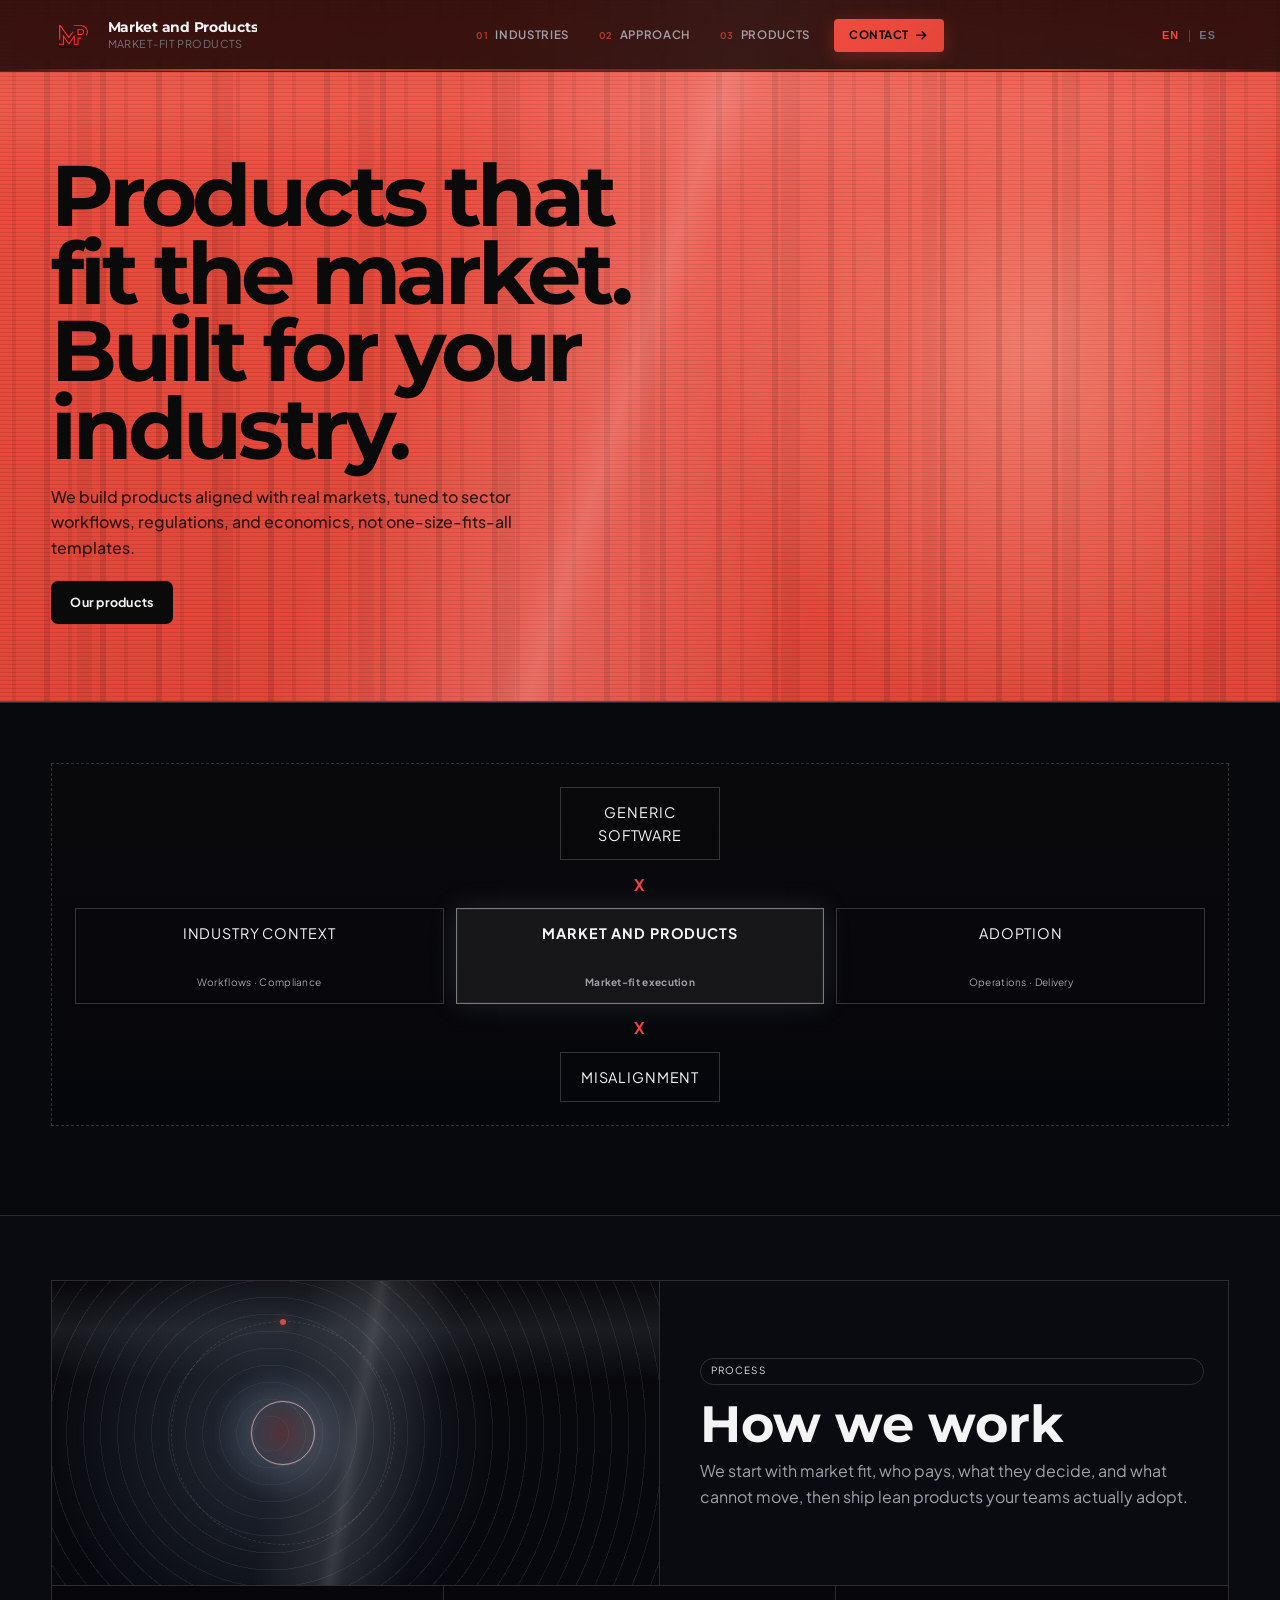
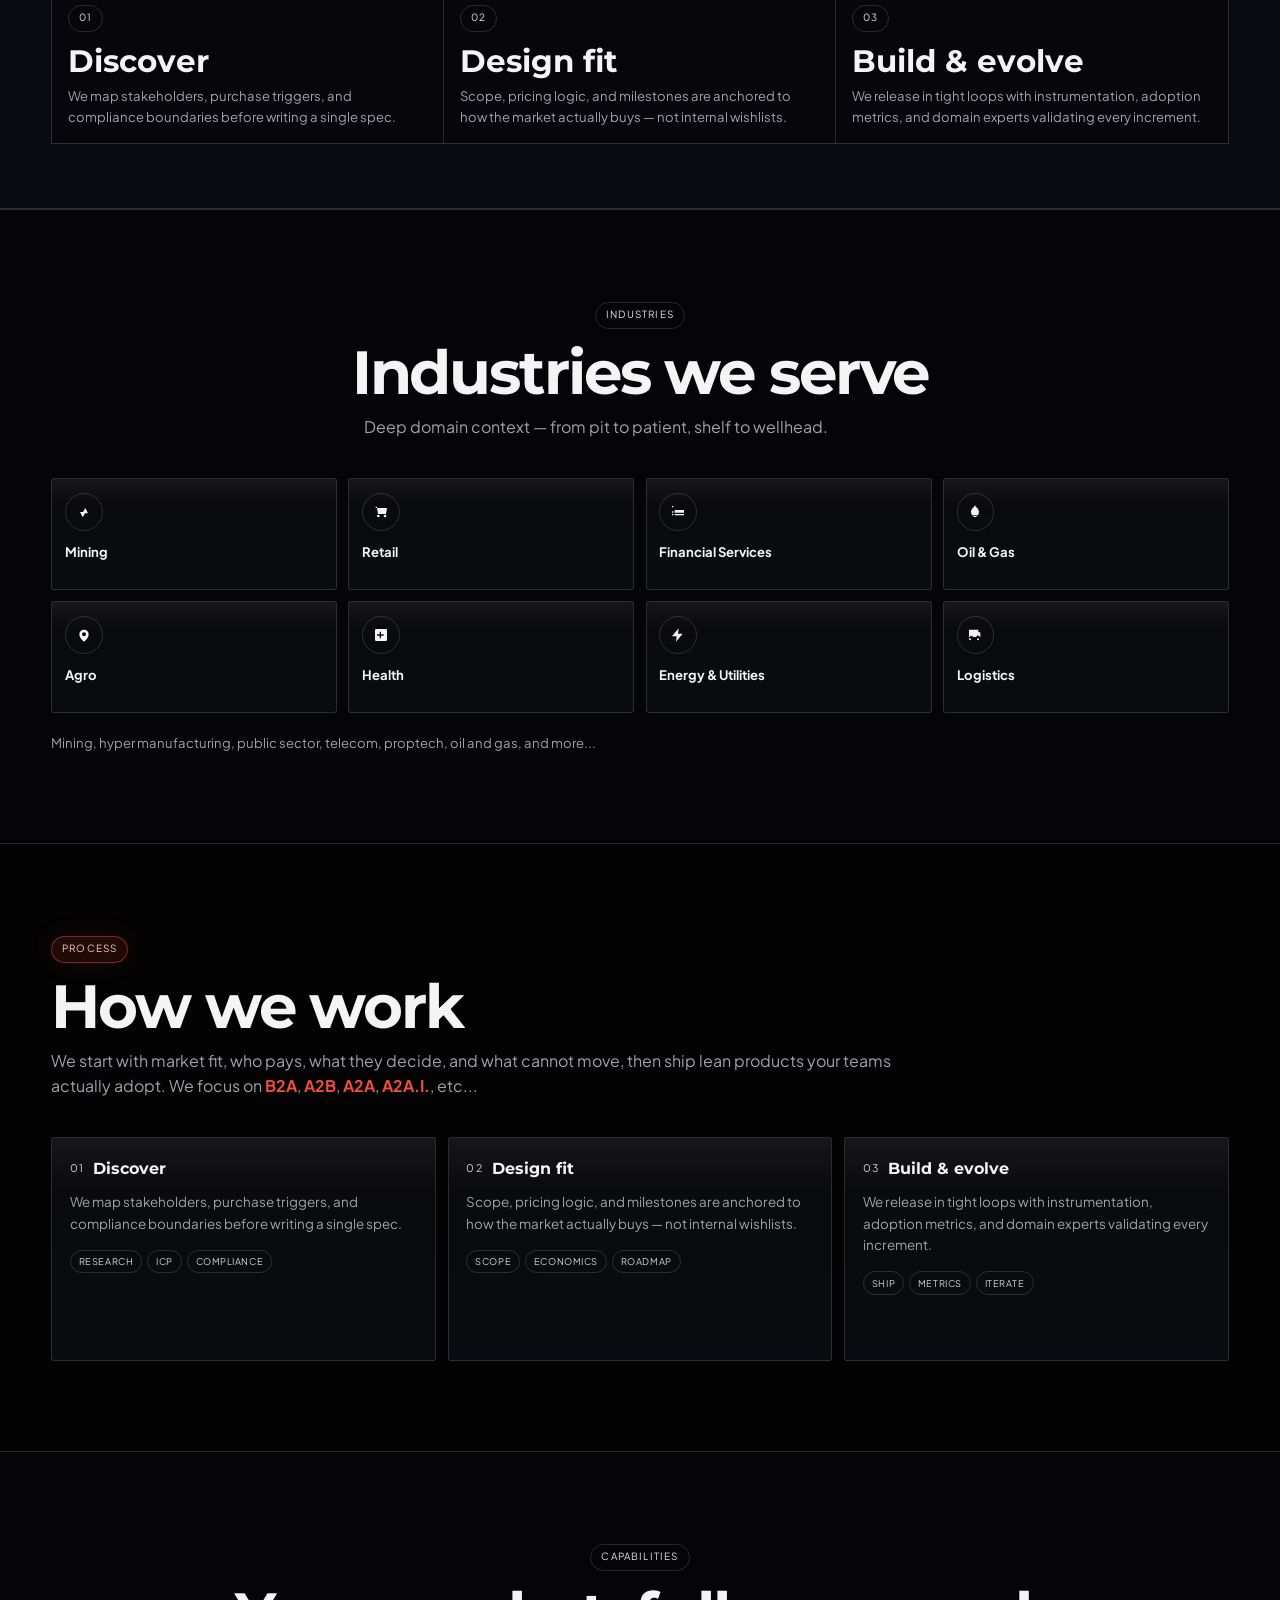
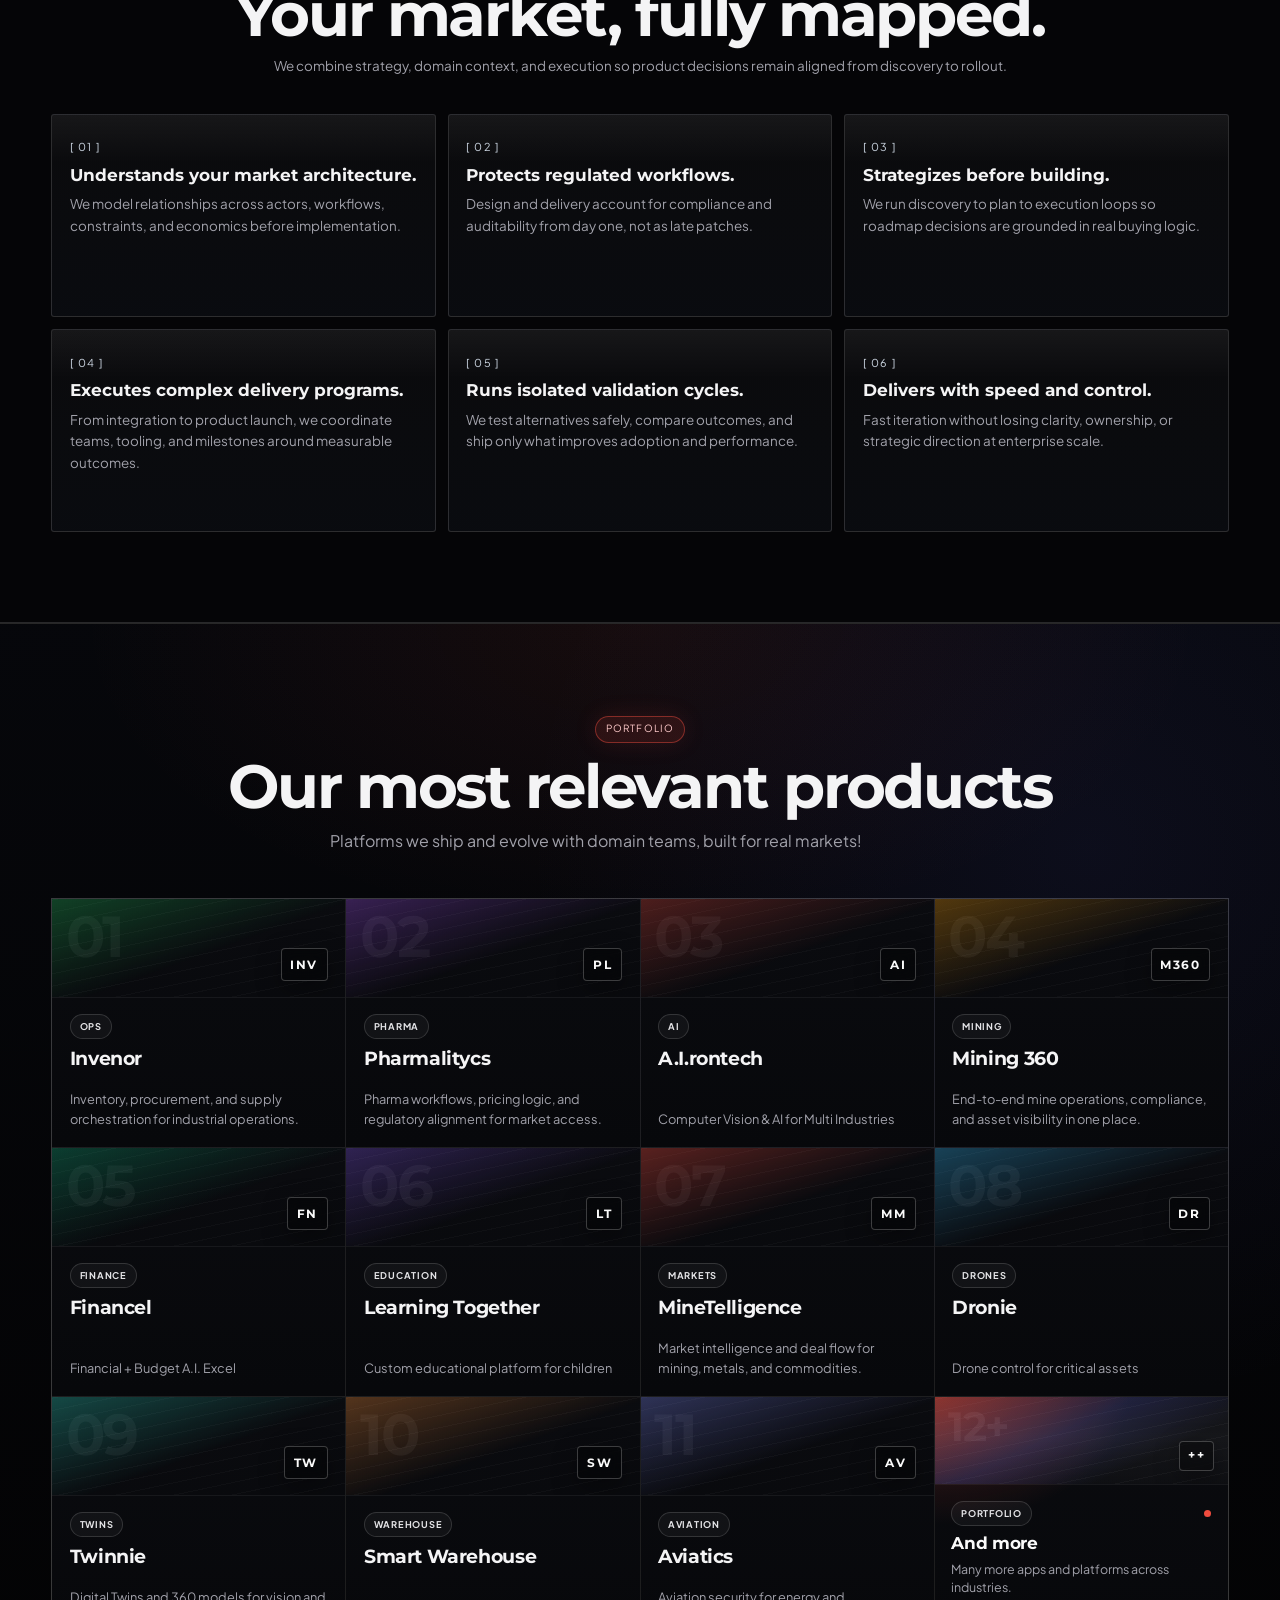
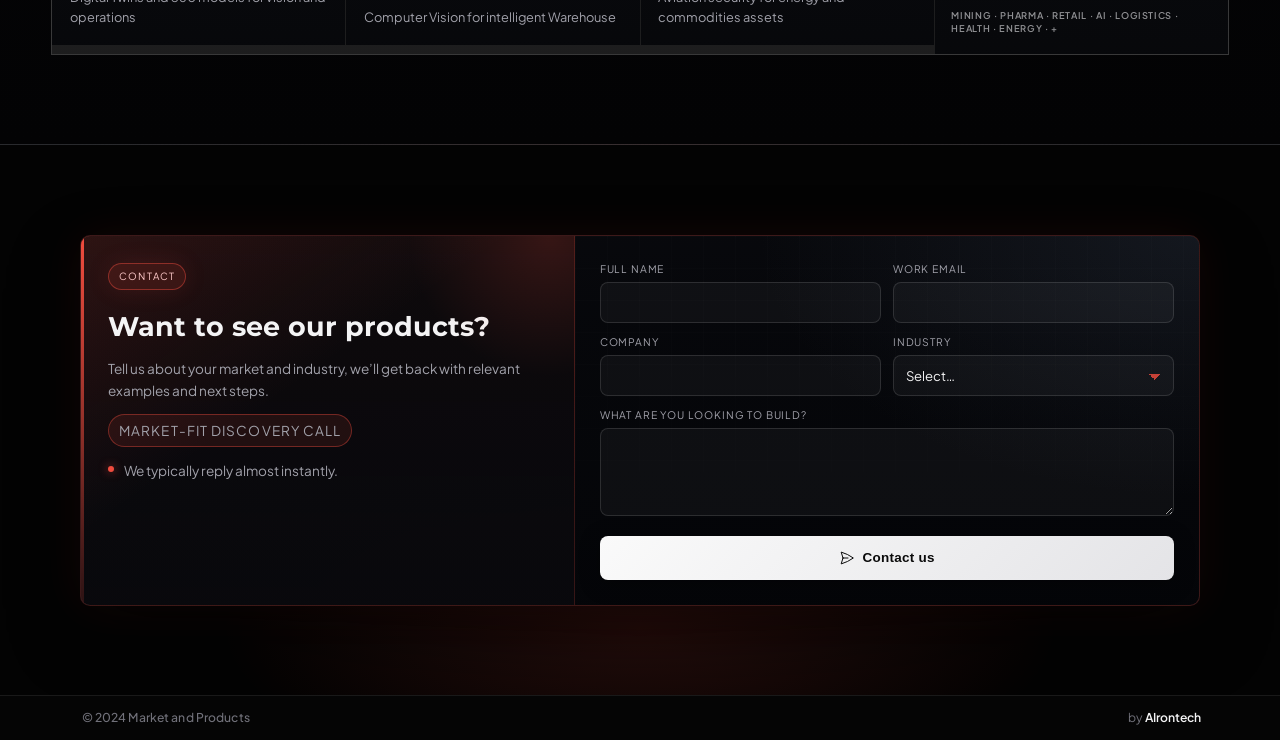
<file: index.html>
<!DOCTYPE html>
<html lang="en" id="html-root">

<head>
  <meta charset="UTF-8" />
  <meta name="viewport" content="width=device-width, initial-scale=1.0, viewport-fit=cover" />
  <title>Market and Products — Products built for real markets</title>
  <meta name="description"
    content="We design and build products that fit specific markets and industries — mining, retail, financial services, oil &amp; gas, agro, health, and beyond." />
  <link rel="preconnect" href="https://fonts.googleapis.com" />
  <link rel="preconnect" href="https://fonts.gstatic.com" crossorigin />
  <link
    href="https://fonts.googleapis.com/css2?family=Montserrat:wght@500;600;700&family=Plus+Jakarta+Sans:wght@400;500;600;700&display=swap"
    rel="stylesheet" />
  <link rel="stylesheet" href="styles.css?v=84" />
  <link rel="icon" type="image/png" href="logo.png" />
</head>

<body>
  <div class="bg-grid" aria-hidden="true"></div>

  <header class="header">
    <div class="header-accent" aria-hidden="true"></div>
    <div class="container header-bar">
      <a href="#home" class="brand" aria-label="Market and Products home">
        <img src="logo.png" alt="Market and Products" class="brand-mark" width="46" height="64" />
        <span class="brand-text">
          <strong data-i18n="brand-name">Market and Products</strong>
          <span data-i18n="brand-tagline">Market-fit products</span>
        </span>
      </a>
      <nav class="nav" id="main-nav" aria-label="Main">
        <a href="#industries" class="nav-link">
          <span class="nav-link__index" aria-hidden="true">01</span>
          <span class="nav-link__label" data-i18n="nav-industries">Industries</span>
        </a>
        <a href="#approach" class="nav-link">
          <span class="nav-link__index" aria-hidden="true">02</span>
          <span class="nav-link__label" data-i18n="nav-approach">Approach</span>
        </a>
        <a href="#products" class="nav-link">
          <span class="nav-link__index" aria-hidden="true">03</span>
          <span class="nav-link__label" data-i18n="nav-products">Products</span>
        </a>
        <a href="#contact" class="nav-cta">
          <span data-i18n="nav-contact">Contact</span>
          <svg class="nav-cta__arrow" viewBox="0 0 16 16" fill="none" aria-hidden="true">
            <path d="M3 8h10M9 4l4 4-4 4" stroke="currentColor" stroke-width="1.5" stroke-linecap="round" stroke-linejoin="round"/>
          </svg>
        </a>
      </nav>
      <div class="header-util">
        <div class="lang-switch" role="group" aria-label="Language">
          <button type="button" class="lang-btn active" data-lang="en">EN</button>
          <span class="lang-divider" aria-hidden="true"></span>
          <button type="button" class="lang-btn" data-lang="es">ES</button>
        </div>
        <button type="button" class="nav-toggle" id="nav-toggle" aria-expanded="false"
          aria-controls="main-nav" aria-label="Open menu">
          <span></span><span></span><span></span>
        </button>
      </div>
    </div>
  </header>

  <main>
    <section class="hero hero-rig" id="home">
      <div class="hero-rig__bg" aria-hidden="true">
        <span class="hero-rig__glow"></span>
        <span class="hero-rig__bands"></span>
        <span class="hero-rig__sheen"></span>
        <span class="hero-rig__scan"></span>
      </div>
      <div class="container hero-rig__inner">
        <h1 class="hero-rig__title" data-i18n-html="hero-title">Products that fit the market.<br>Built for your industry.</h1>
        <p class="hero-rig__lead" data-i18n="hero-lead">We build products aligned with real markets, tuned to sector workflows, regulations, and economics, not one-size-fits-all templates.</p>
        <div class="hero-actions">
          <a href="#products" class="btn btn-primary"><span data-i18n="hero-cta-products">Our products</span></a>
        </div>
      </div>
    </section>

    <section class="system-map">
      <div class="container">
        <div class="system-map__stage">
          <div class="sys-box sys-box--top" data-i18n="sys-generic">Generic software</div>
          <div class="sys-cross">X</div>
          <div class="sys-row">
            <div class="sys-box"><span data-i18n="sys-industry">Industry context</span><br><small data-i18n="sys-industry-small">Workflows · Compliance</small></div>
            <div class="sys-core"><span data-i18n="sys-core-title">Market and Products</span><br><small data-i18n="sys-core-small">Market-fit execution</small></div>
            <div class="sys-box"><span data-i18n="sys-adoption">Adoption</span><br><small data-i18n="sys-adoption-small">Operations · Delivery</small></div>
          </div>
          <div class="sys-cross">X</div>
          <div class="sys-box sys-box--bottom" data-i18n="sys-misalign">Misalignment</div>
        </div>
      </div>
    </section>

    <section class="offline-highlight">
      <div class="container offline-highlight__grid">
        <div class="offline-visual" aria-hidden="true">
          <span class="offline-visual__mesh"></span>
          <span class="offline-visual__core"></span>
          <span class="offline-visual__ripple"></span>
          <span class="offline-visual__ripple offline-visual__ripple--2"></span>
          <span class="offline-visual__ripple offline-visual__ripple--3"></span>
          <span class="offline-visual__orbit"></span>
          <span class="offline-visual__sheen"></span>
          <span class="offline-visual__scan"></span>
        </div>
        <div class="offline-copy">
          <span class="section-label" data-i18n="approach-label">Process</span>
          <h2 data-i18n="approach-title">How we work</h2>
          <p data-i18n="approach-sub">We start with market fit, who pays, what they decide, and what cannot move, then ship lean products your teams actually adopt.</p>
        </div>
      </div>
      <div class="container offline-cards">
        <article class="offline-card">
          <span class="section-label">01</span>
          <h3 data-i18n="step1-title">Discover</h3>
          <p data-i18n="step1-detail">We map stakeholders, purchase triggers, and compliance boundaries before writing a single spec.</p>
        </article>
        <article class="offline-card">
          <span class="section-label">02</span>
          <h3 data-i18n="step2-title">Design fit</h3>
          <p data-i18n="step2-detail">Scope, pricing logic, and milestones are anchored to how the market actually buys — not internal wishlists.</p>
        </article>
        <article class="offline-card">
          <span class="section-label">03</span>
          <h3 data-i18n="step3-title">Build & evolve</h3>
          <p data-i18n="step3-detail">We release in tight loops with instrumentation, adoption metrics, and domain experts validating every increment.</p>
        </article>
      </div>
    </section>

    <section class="industries section--alt" id="industries">
      <div class="container">
        <div class="section-head section-head--center">
          <span class="section-label" data-i18n="industries-label">Industries</span>
          <h2 data-i18n="industries-title">Industries we serve</h2>
          <p data-i18n="industries-sub">Deep domain context — from pit to patient, shelf to wellhead.</p>
        </div>
        <ul class="industry-grid">
          <li class="industry-item" data-sector="mining">
            <article class="sector-card" title="Mining">
              <div class="sector-card__visual">
                <svg class="sector-card__icon" viewBox="0 0 24 24" aria-hidden="true"><path d="M14 6l-3.5 6H6l4 8 3.5-6H18l-4-8z"/></svg>
              </div>
              <h3 class="sector-card__title" data-i18n="ind-mining">Mining</h3>
              <p class="sr-only" data-i18n="ind-mining-desc"></p>
            </article>
          </li>
          <li class="industry-item" data-sector="retail">
            <article class="sector-card" title="Retail">
              <div class="sector-card__visual">
                <svg class="sector-card__icon" viewBox="0 0 24 24" aria-hidden="true"><path d="M6 6h15l-1.5 9h-12L6 6zm2 14a2 2 0 1 0 0-4 2 2 0 0 0 0 4zm10 0a2 2 0 1 0 0-4 2 2 0 0 0 0 4zM4 4h2v2H4V4z"/></svg>
              </div>
              <h3 class="sector-card__title" data-i18n="ind-retail">Retail</h3>
              <p class="sr-only" data-i18n="ind-retail-desc"></p>
            </article>
          </li>
          <li class="industry-item" data-sector="finance">
            <article class="sector-card" title="Financial Services">
              <div class="sector-card__visual">
                <svg class="sector-card__icon" viewBox="0 0 24 24" aria-hidden="true"><path d="M3 13h2v-2H3v2zm4 0h14v-2H7v2zm-4 4h2v-2H3v2zm4 0h14v-2H7v2zM3 5h2V3H3v2zm4 6h14V9H7v2z"/></svg>
              </div>
              <h3 class="sector-card__title" data-i18n="ind-finance">Financial Services</h3>
              <p class="sr-only" data-i18n="ind-finance-desc"></p>
            </article>
          </li>
          <li class="industry-item" data-sector="oilgas">
            <article class="sector-card" title="Oil &amp; Gas">
              <div class="sector-card__visual">
                <svg class="sector-card__icon" viewBox="0 0 24 24" aria-hidden="true"><path d="M12 2C9 7 6 8 6 12a6 6 0 0 0 12 0c0-4-3-5-6-10zm0 18a3 3 0 0 1-3-3h6a3 3 0 0 1-3 3z"/></svg>
              </div>
              <h3 class="sector-card__title" data-i18n="ind-oilgas">Oil &amp; Gas</h3>
              <p class="sr-only" data-i18n="ind-oilgas-desc"></p>
            </article>
          </li>
          <li class="industry-item" data-sector="agro">
            <article class="sector-card" title="Agro">
              <div class="sector-card__visual">
                <svg class="sector-card__icon" viewBox="0 0 24 24" aria-hidden="true"><path d="M12 22c-4-3-7-7-7-11a7 7 0 0 1 14 0c0 4-3 8-7 11zm0-8a3 3 0 1 0 0-6 3 3 0 0 0 0 6z"/></svg>
              </div>
              <h3 class="sector-card__title" data-i18n="ind-agro">Agro</h3>
              <p class="sr-only" data-i18n="ind-agro-desc"></p>
            </article>
          </li>
          <li class="industry-item" data-sector="health">
            <article class="sector-card" title="Health">
              <div class="sector-card__visual">
                <svg class="sector-card__icon" viewBox="0 0 24 24" aria-hidden="true"><path d="M19 3H5a2 2 0 0 0-2 2v14a2 2 0 0 0 2 2h14a2 2 0 0 0 2-2V5a2 2 0 0 0-2-2zm-7 14h-2v-4H6v-2h4V7h2v4h4v2h-4v4z"/></svg>
              </div>
              <h3 class="sector-card__title" data-i18n="ind-health">Health</h3>
              <p class="sr-only" data-i18n="ind-health-desc"></p>
            </article>
          </li>
          <li class="industry-item" data-sector="energy">
            <article class="sector-card" title="Energy &amp; Utilities">
              <div class="sector-card__visual">
                <svg class="sector-card__icon" viewBox="0 0 24 24" aria-hidden="true"><path d="M13 2L3 14h7l-1 8 10-12h-7l1-8z"/></svg>
              </div>
              <h3 class="sector-card__title" data-i18n="ind-energy">Energy &amp; Utilities</h3>
              <p class="sr-only" data-i18n="ind-energy-desc"></p>
            </article>
          </li>
          <li class="industry-item" data-sector="logistics">
            <article class="sector-card" title="Logistics">
              <div class="sector-card__visual">
                <svg class="sector-card__icon" viewBox="0 0 24 24" aria-hidden="true"><path d="M18 18.5a1.5 1.5 0 1 1-3 0 1.5 1.5 0 0 1 3 0zM6 18.5A1.5 1.5 0 1 1 3 18.5a1.5 1.5 0 0 1 3 0zM20 8h-3V4H3v11h1.05a2.5 2.5 0 0 1 4.9 0H14a2.5 2.5 0 0 1 4.95 0H20V8z"/></svg>
              </div>
              <h3 class="sector-card__title" data-i18n="ind-logistics">Logistics</h3>
              <p class="sr-only" data-i18n="ind-logistics-desc"></p>
            </article>
          </li>
        </ul>
        <p class="industries-footnote" data-i18n="ind-footnote">Mining, hyper manufacturing, public sector, telecom, proptech, oil and gas, and more...</p>
      </div>
    </section>

    <section class="approach" id="approach">
      <div class="container">
        <div class="section-head">
          <span class="section-label section-label--warm" data-i18n="approach-label">Process</span>
          <h2 data-i18n="approach-title">How we work</h2>
          <p class="approach-lead">
            <span data-i18n="approach-sub">We start with market fit, who pays, what they decide, and what cannot move, then ship lean products your teams actually adopt.</span>
            <span data-i18n="approach-focus"> We focus on </span><strong class="market-acronym">B2A</strong>, <strong class="market-acronym">A2B</strong>, <strong class="market-acronym">A2A</strong>, <strong class="market-acronym">A2A.I.</strong><span data-i18n="approach-etc">, etc...</span>
          </p>
        </div>
        <ol class="process-grid">
          <li>
            <article class="process-card">
              <header class="process-card__head"><span class="process-card__num" aria-hidden="true">01</span><h3 data-i18n="step1-title">Discover</h3></header>
              <p class="process-card__detail" data-i18n="step1-detail">We map stakeholders, purchase triggers, and compliance boundaries before writing a single spec.</p>
              <ul class="process-card__tags" aria-label="Focus areas">
                <li><span data-i18n="step1-t1">Research</span></li>
                <li><span data-i18n="step1-t2">ICP</span></li>
                <li><span data-i18n="step1-t3">Compliance</span></li>
              </ul>
            </article>
          </li>
          <li>
            <article class="process-card">
              <header class="process-card__head"><span class="process-card__num" aria-hidden="true">02</span><h3 data-i18n="step2-title">Design fit</h3></header>
              <p class="process-card__detail" data-i18n="step2-detail">Scope, pricing logic, and milestones are anchored to how the market actually buys — not internal wishlists.</p>
              <ul class="process-card__tags" aria-label="Focus areas">
                <li><span data-i18n="step2-t1">Scope</span></li>
                <li><span data-i18n="step2-t2">Economics</span></li>
                <li><span data-i18n="step2-t3">Roadmap</span></li>
              </ul>
            </article>
          </li>
          <li>
            <article class="process-card">
              <header class="process-card__head"><span class="process-card__num" aria-hidden="true">03</span><h3 data-i18n="step3-title">Build &amp; evolve</h3></header>
              <p class="process-card__detail" data-i18n="step3-detail">We release in tight loops with instrumentation, adoption metrics, and domain experts validating every increment.</p>
              <ul class="process-card__tags" aria-label="Focus areas">
                <li><span data-i18n="step3-t1">Ship</span></li>
                <li><span data-i18n="step3-t2">Metrics</span></li>
                <li><span data-i18n="step3-t3">Iterate</span></li>
              </ul>
            </article>
          </li>
        </ol>
      </div>
    </section>

    <section class="capabilities section--alt" id="capabilities">
      <div class="container">
        <div class="section-head section-head--center capabilities-head">
          <span class="section-label" data-i18n="cap-label">Capabilities</span>
          <h2 data-i18n="cap-title">Your market, fully mapped.</h2>
          <p data-i18n="cap-sub">We combine strategy, domain context, and execution so product decisions remain aligned from discovery to rollout.</p>
        </div>
        <ol class="capability-grid">
          <li class="capability-card">
            <span class="capability-index">[ 01 ]</span>
            <h3 data-i18n="cap1-title">Understands your market architecture.</h3>
            <p data-i18n="cap1-desc">We model relationships across actors, workflows, constraints, and economics before implementation.</p>
          </li>
          <li class="capability-card">
            <span class="capability-index">[ 02 ]</span>
            <h3 data-i18n="cap2-title">Protects regulated workflows.</h3>
            <p data-i18n="cap2-desc">Design and delivery account for compliance and auditability from day one, not as late patches.</p>
          </li>
          <li class="capability-card">
            <span class="capability-index">[ 03 ]</span>
            <h3 data-i18n="cap3-title">Strategizes before building.</h3>
            <p data-i18n="cap3-desc">We run discovery to plan to execution loops so roadmap decisions are grounded in real buying logic.</p>
          </li>
          <li class="capability-card">
            <span class="capability-index">[ 04 ]</span>
            <h3 data-i18n="cap4-title">Executes complex delivery programs.</h3>
            <p data-i18n="cap4-desc">From integration to product launch, we coordinate teams, tooling, and milestones around measurable outcomes.</p>
          </li>
          <li class="capability-card">
            <span class="capability-index">[ 05 ]</span>
            <h3 data-i18n="cap5-title">Runs isolated validation cycles.</h3>
            <p data-i18n="cap5-desc">We test alternatives safely, compare outcomes, and ship only what improves adoption and performance.</p>
          </li>
          <li class="capability-card">
            <span class="capability-index">[ 06 ]</span>
            <h3 data-i18n="cap6-title">Delivers with speed and control.</h3>
            <p data-i18n="cap6-desc">Fast iteration without losing clarity, ownership, or strategic direction at enterprise scale.</p>
          </li>
        </ol>
      </div>
    </section>

    <section class="products" id="products">
      <div class="products__glow" aria-hidden="true"></div>
      <div class="container">
        <div class="section-head products-head section-head--center">
          <span class="section-label section-label--warm" data-i18n="products-label">Portfolio</span>
          <h2 data-i18n="products-title">Our most relevant products</h2>
          <p data-i18n="products-sub">Platforms we ship and evolve with domain teams, built for real markets!</p>
        </div>
        <ul class="product-grid">
          <li>
            <a class="product-card product-card--link" href="https://invenor.group/" data-product="invenor" target="_blank" rel="noopener noreferrer">
              <div class="product-card__visual">
                <span class="product-card__mesh" aria-hidden="true"></span>
                <span class="product-card__glyph" aria-hidden="true">INV</span>
              </div>
              <div class="product-card__body">
                <div class="product-card__meta">
                  <span class="product-card__badge" data-i18n="prod-badge-ops">Ops</span>
                  <span class="product-card__go" aria-hidden="true">↗</span>
                </div>
                <h3 data-i18n="prod-invenor-name">Invenor</h3>
                <p class="product-card__desc" data-i18n="prod-invenor-desc">Inventory, procurement, and supply orchestration for industrial operations.</p>
              </div>
            </a>
          </li>
          <li>
            <a class="product-card product-card--link" href="https://pharmalytics.airontechs.com/" data-product="pharmatic" target="_blank" rel="noopener noreferrer">
              <div class="product-card__visual">
                <span class="product-card__mesh" aria-hidden="true"></span>
                <span class="product-card__glyph" aria-hidden="true">PL</span>
              </div>
              <div class="product-card__body">
                <div class="product-card__meta">
                  <span class="product-card__badge" data-i18n="prod-badge-pharma">Pharma</span>
                  <span class="product-card__go" aria-hidden="true">↗</span>
                </div>
                <h3 data-i18n="prod-pharmatic-name">Pharmalitycs</h3>
                <p class="product-card__desc" data-i18n="prod-pharmatic-desc">Pharma workflows, pricing logic, and regulatory alignment for market access.</p>
              </div>
            </a>
          </li>
          <li>
            <a class="product-card product-card--link" href="https://www.airontechs.com/" data-product="airontech" target="_blank" rel="noopener noreferrer">
              <div class="product-card__visual">
                <span class="product-card__mesh" aria-hidden="true"></span>
                <span class="product-card__glyph" aria-hidden="true">AI</span>
              </div>
              <div class="product-card__body">
                <div class="product-card__meta">
                  <span class="product-card__badge" data-i18n="prod-badge-ai">AI</span>
                  <span class="product-card__go" aria-hidden="true">↗</span>
                </div>
                <h3 data-i18n="prod-airontech-name">A.I.rontech</h3>
                <p class="product-card__desc" data-i18n="prod-airontech-desc">Computer Vision &amp; AI for Multi Industries</p>
              </div>
            </a>
          </li>
          <li>
            <a class="product-card product-card--link" href="https://mining360.marketandproducts.com/" data-product="mining360" target="_blank" rel="noopener noreferrer">
              <div class="product-card__visual">
                <span class="product-card__mesh" aria-hidden="true"></span>
                <span class="product-card__glyph" aria-hidden="true">M360</span>
              </div>
              <div class="product-card__body">
                <div class="product-card__meta">
                  <span class="product-card__badge" data-i18n="prod-badge-mining">Mining</span>
                  <span class="product-card__go" aria-hidden="true">↗</span>
                </div>
                <h3 data-i18n="prod-mining360-name">Mining 360</h3>
                <p class="product-card__desc" data-i18n="prod-mining360-desc">End-to-end mine operations, compliance, and asset visibility in one place.</p>
              </div>
            </a>
          </li>
          <li>
            <a class="product-card product-card--link" href="https://financel.marketandproducts.com/" data-product="financel" target="_blank" rel="noopener noreferrer">
              <div class="product-card__visual">
                <span class="product-card__mesh" aria-hidden="true"></span>
                <span class="product-card__glyph" aria-hidden="true">FN</span>
              </div>
              <div class="product-card__body">
                <div class="product-card__meta">
                  <span class="product-card__badge" data-i18n="prod-badge-finance">Finance</span>
                  <span class="product-card__go" aria-hidden="true">↗</span>
                </div>
                <h3 data-i18n="prod-financel-name">Financel</h3>
                <p class="product-card__desc" data-i18n="prod-financel-desc">Financial + Budget A.I. Excel</p>
              </div>
            </a>
          </li>
          <li>
            <a class="product-card product-card--link" href="https://www.airontechs.com/" data-product="learningtogether" target="_blank" rel="noopener noreferrer">
              <div class="product-card__visual">
                <span class="product-card__mesh" aria-hidden="true"></span>
                <span class="product-card__glyph" aria-hidden="true">LT</span>
              </div>
              <div class="product-card__body">
                <div class="product-card__meta">
                  <span class="product-card__badge" data-i18n="prod-badge-education">Education</span>
                  <span class="product-card__go" aria-hidden="true">↗</span>
                </div>
                <h3 data-i18n="prod-learningtogether-name">Learning Together</h3>
                <p class="product-card__desc" data-i18n="prod-learningtogether-desc">Plataforma educativa customizada para niños</p>
              </div>
            </a>
          </li>
          <li>
            <a class="product-card product-card--link" href="https://www.airontechs.com/" data-product="marketmine" target="_blank" rel="noopener noreferrer">
              <div class="product-card__visual">
                <span class="product-card__mesh" aria-hidden="true"></span>
                <span class="product-card__glyph" aria-hidden="true">MM</span>
              </div>
              <div class="product-card__body">
                <div class="product-card__meta">
                  <span class="product-card__badge" data-i18n="prod-badge-markets">Markets</span>
                  <span class="product-card__go" aria-hidden="true">↗</span>
                </div>
                <h3 data-i18n="prod-marketmine-name">MineTelligence</h3>
                <p class="product-card__desc" data-i18n="prod-marketmine-desc">Market intelligence and deal flow for mining, metals, and commodities.</p>
              </div>
            </a>
          </li>
          <li>
            <a class="product-card product-card--link" href="https://www.airontechs.com/" data-product="dronie" target="_blank" rel="noopener noreferrer">
              <div class="product-card__visual">
                <span class="product-card__mesh" aria-hidden="true"></span>
                <span class="product-card__glyph" aria-hidden="true">DR</span>
              </div>
              <div class="product-card__body">
                <div class="product-card__meta">
                  <span class="product-card__badge" data-i18n="prod-badge-drones">Drones</span>
                  <span class="product-card__go" aria-hidden="true">↗</span>
                </div>
                <h3 data-i18n="prod-dronie-name">Dronie</h3>
                <p class="product-card__desc" data-i18n="prod-dronie-desc">Drone control for critical assets</p>
              </div>
            </a>
          </li>
          <li>
            <a class="product-card product-card--link" href="https://www.airontechs.com/" data-product="twinnie" target="_blank" rel="noopener noreferrer">
              <div class="product-card__visual">
                <span class="product-card__mesh" aria-hidden="true"></span>
                <span class="product-card__glyph" aria-hidden="true">TW</span>
              </div>
              <div class="product-card__body">
                <div class="product-card__meta">
                  <span class="product-card__badge" data-i18n="prod-badge-twins">Twins</span>
                  <span class="product-card__go" aria-hidden="true">↗</span>
                </div>
                <h3 data-i18n="prod-twinnie-name">Twinnie</h3>
                <p class="product-card__desc" data-i18n="prod-twinnie-desc">Digital Twins and 360 models for vision and operations</p>
              </div>
            </a>
          </li>
          <li>
            <a class="product-card product-card--link" href="https://www.airontechs.com/" data-product="smartwarehouse" target="_blank" rel="noopener noreferrer">
              <div class="product-card__visual">
                <span class="product-card__mesh" aria-hidden="true"></span>
                <span class="product-card__glyph" aria-hidden="true">SW</span>
              </div>
              <div class="product-card__body">
                <div class="product-card__meta">
                  <span class="product-card__badge" data-i18n="prod-badge-warehouse">Warehouse</span>
                  <span class="product-card__go" aria-hidden="true">↗</span>
                </div>
                <h3 data-i18n="prod-smartwarehouse-name">Smart Warehouse</h3>
                <p class="product-card__desc" data-i18n="prod-smartwarehouse-desc">Computer Vision for intelligent Warehouse</p>
              </div>
            </a>
          </li>
          <li>
            <a class="product-card product-card--link" href="https://www.airontechs.com/" data-product="aviatics" target="_blank" rel="noopener noreferrer">
              <div class="product-card__visual">
                <span class="product-card__mesh" aria-hidden="true"></span>
                <span class="product-card__glyph" aria-hidden="true">AV</span>
              </div>
              <div class="product-card__body">
                <div class="product-card__meta">
                  <span class="product-card__badge" data-i18n="prod-badge-aviation">Aviation</span>
                  <span class="product-card__go" aria-hidden="true">↗</span>
                </div>
                <h3 data-i18n="prod-aviatics-name">Aviatics</h3>
                <p class="product-card__desc" data-i18n="prod-aviatics-desc">Aviation security for energy and commodities assets</p>
              </div>
            </a>
          </li>
          <li class="products-more">
            <article class="products-more__panel" data-product="more">
              <div class="products-more__visual" aria-hidden="true">
                <span class="products-more__mesh"></span>
                <span class="products-more__scan"></span>
                <span class="products-more__watermark">12+</span>
                <span class="products-more__glyph">++</span>
              </div>
              <div class="products-more__body">
                <div class="products-more__meta">
                  <span class="product-card__badge" data-i18n="products-more-badge">Portfolio</span>
                  <span class="products-more__pulse" aria-hidden="true"></span>
                </div>
                <h3 class="products-more__title">
                  <span data-i18n="products-more">And more</span>
                </h3>
                <p class="products-more__sub" data-i18n="products-more-sub">Many more apps and platforms across industries.</p>
                <p class="products-more__tags" data-i18n="products-more-tags">Mining · Pharma · Retail · AI · Logistics · Health · Energy · +</p>
              </div>
            </article>
          </li>
        </ul>
      </div>
    </section>

    <section class="contact" id="contact">
      <div class="container contact-wrap">
        <article class="contact-card">
          <div class="contact-card__layout">
            <aside class="contact-card__intro">
              <span class="section-label section-label--warm" data-i18n="contact-label">Contact</span>
              <h2 data-i18n="contact-title">Want to see our products?</h2>
              <p data-i18n="contact-sub">Tell us about your market and industry, we’ll get back with relevant examples and next steps.</p>
              <p class="contact-card__tag" data-i18n="contact-note">Market-fit discovery call</p>
              <p class="contact-form__hint" data-i18n="contact-hint">We typically reply almost instantly.</p>
            </aside>
            <form class="contact-form" id="contact-form" novalidate>
              <div class="contact-field contact-field--honeypot" aria-hidden="true">
                <label for="contact-website">Website</label>
                <input type="text" id="contact-website" name="website" tabindex="-1" autocomplete="off" />
              </div>
              <div class="contact-form__grid">
                <div class="contact-field">
                  <label for="contact-name" data-i18n="contact-name">Full name</label>
                  <input type="text" id="contact-name" name="name" required autocomplete="name" />
                </div>
                <div class="contact-field">
                  <label for="contact-email" data-i18n="contact-email">Work email</label>
                  <input type="email" id="contact-email" name="email" required autocomplete="email" />
                </div>
                <div class="contact-field">
                  <label for="contact-company" data-i18n="contact-company">Company</label>
                  <input type="text" id="contact-company" name="company" autocomplete="organization" />
                </div>
                <div class="contact-field">
                  <label for="contact-industry" data-i18n="contact-industry">Industry</label>
                  <select id="contact-industry" name="industry" required>
                    <option value="" data-i18n="contact-industry-placeholder">Select…</option>
                    <option value="mining" data-i18n="ind-mining">Mining</option>
                    <option value="retail" data-i18n="ind-retail">Retail</option>
                    <option value="finance" data-i18n="ind-finance">Financial Services</option>
                    <option value="oilgas" data-i18n="ind-oilgas">Oil &amp; Gas</option>
                    <option value="agro" data-i18n="ind-agro">Agro</option>
                    <option value="health" data-i18n="ind-health">Health</option>
                    <option value="energy" data-i18n="ind-energy">Energy &amp; Utilities</option>
                    <option value="logistics" data-i18n="ind-logistics">Logistics</option>
                    <option value="other" data-i18n="contact-industry-other">Other</option>
                  </select>
                </div>
                <div class="contact-field contact-field--wide">
                  <label for="contact-message" data-i18n="contact-message">What are you looking to build?</label>
                  <textarea id="contact-message" name="message" rows="2" required></textarea>
                </div>
              </div>
              <button type="submit" class="contact-submit">
                <svg class="contact-submit__icon" viewBox="0 0 24 24" fill="none" stroke="currentColor" stroke-width="1.5" aria-hidden="true"><path d="M6 12 3.269 3.125A59.769 59.769 0 0 1 21.485 12 59.768 59.768 0 0 1 3.27 20.875L5.999 12Zm0 0h7.5" stroke-linecap="round" stroke-linejoin="round"/></svg>
                <span data-i18n="contact-submit">Contact us</span>
              </button>
              <p class="contact-form__status hidden" id="contact-status" role="status"></p>
            </form>
          </div>
        </article>
      </div>
    </section>

  </main>

  <footer class="footer">
    <div class="container footer-inner">
      <p class="footer-copy-line" data-i18n="footer-copy">&copy; 2024 Market and Products</p>
      <p class="footer-credit">
        <span data-i18n="footer-by">by</span>
        <a href="https://airontechs.com" target="_blank" rel="noopener noreferrer" class="footer-airon">AIrontech</a>
      </p>
    </div>
  </footer>

  <div class="contact-modal" id="contact-modal" hidden aria-hidden="true">
    <div class="contact-modal__backdrop" data-close-modal></div>
    <div class="contact-modal__panel" role="dialog" aria-modal="true" aria-labelledby="contact-modal-title">
      <button type="button" class="contact-modal__close" data-close-modal aria-label="Close">×</button>
      <p class="contact-modal__icon" aria-hidden="true">✓</p>
      <h3 id="contact-modal-title" data-i18n="contact-modal-title">Message sent</h3>
      <p class="contact-modal__text" data-i18n="contact-modal-body">Thanks! We received your message and will get back to you soon.</p>
      <button type="button" class="contact-modal__btn" data-close-modal data-i18n="contact-modal-close">Close</button>
    </div>
  </div>

  <a href="#home" class="back-to-top" id="back-to-top" aria-label="Back to top" data-i18n-aria="back-to-top" aria-hidden="true">
    <svg viewBox="0 0 24 24" fill="none" stroke="currentColor" stroke-width="2" aria-hidden="true">
      <path d="M12 19V5M5 12l7-7 7 7" stroke-linecap="round" stroke-linejoin="round"/>
    </svg>
  </a>

  <script src="script.js?v=83"></script>
</body>

</html>
</file>
<file: styles.css>
/* Market & Products — landing styles */

:root {
  --bg: #030303;
  --text: #f4f4f5;
  --muted: #a1a1aa;
  --line: rgba(255, 255, 255, 0.14);
  --line-strong: rgba(255, 255, 255, 0.28);
  --white: #fafafa;
  --hero-orange: #f04c3e;
  --max: 1180px;
  --header-h: 72px;
}

*, *::before, *::after { box-sizing: border-box; margin: 0; padding: 0; }

html { scroll-behavior: auto; }

body {
  font-family: "Plus Jakarta Sans", system-ui, sans-serif;
  color: var(--text);
  background:
    radial-gradient(1000px 400px at 50% -10%, rgba(148, 163, 184, 0.22), transparent 55%),
    radial-gradient(700px 320px at 0% 8%, rgba(30, 41, 59, 0.3), transparent 60%),
    radial-gradient(700px 320px at 100% 8%, rgba(30, 41, 59, 0.24), transparent 60%),
    var(--bg);
  line-height: 1.6;
  overflow-x: hidden;
}

body.nav-open,
body.modal-open { overflow: hidden; }

.bg-grid {
  position: fixed;
  inset: 0;
  z-index: 0;
  pointer-events: none;
  opacity: 0.08;
  background-image:
    linear-gradient(rgba(255, 255, 255, 0.08) 1px, transparent 1px),
    linear-gradient(90deg, rgba(255, 255, 255, 0.08) 1px, transparent 1px);
  background-size: 48px 48px;
  mask-image: linear-gradient(to bottom, black 0%, rgba(0, 0, 0, 0.45) 65%, transparent 100%);
}

.container { width: min(var(--max), 92vw); margin-inline: auto; }
.hidden { display: none !important; }

.sr-only {
  position: absolute;
  width: 1px;
  height: 1px;
  margin: -1px;
  overflow: hidden;
  clip: rect(0, 0, 0, 0);
  white-space: nowrap;
  border: 0;
}

main, .footer { position: relative; z-index: 2; }
section { padding: 5.6rem 0; }

.section--alt {
  border-block: 1px solid var(--line);
  background: rgba(8, 8, 10, 0.6);
}

.section-label {
  display: inline-block;
  margin-bottom: 0.95rem;
  border: 1px solid var(--line);
  border-radius: 999px;
  padding: 0.28rem 0.62rem;
  font-size: 0.62rem;
  letter-spacing: 0.12em;
  text-transform: uppercase;
  color: #e4e4e7;
}

.section-label--warm {
  border-color: rgba(240, 76, 62, 0.45);
  color: #fecaca;
  background: rgba(240, 76, 62, 0.12);
  box-shadow: 0 0 24px rgba(240, 76, 62, 0.12);
}

.section-head { margin-bottom: 2.4rem; max-width: 58rem; }

.section-head h2 {
  font-family: "Montserrat", system-ui, sans-serif;
  font-size: clamp(2rem, 5vw, 3.8rem);
  letter-spacing: -0.035em;
  line-height: 0.94;
  margin-bottom: 0.8rem;
}

.section-head p,
.approach-lead { color: var(--muted); max-width: 70ch; }

.section-head--center { text-align: center; margin-inline: auto; }

.capabilities-head {
  max-width: none;
  width: 100%;
}

.capabilities-head p {
  max-width: none;
  margin-inline: auto;
  font-size: clamp(0.8rem, 1.05vw, 0.92rem);
  line-height: 1.45;
}

@media (min-width: 901px) {
  .capabilities-head p {
    white-space: nowrap;
  }
}

.market-acronym { color: var(--hero-orange); font-weight: 700; }

/* Header */
.header {
  position: fixed;
  top: 0;
  left: 0;
  right: 0;
  z-index: 100;
  height: var(--header-h);
  background: rgba(3, 3, 3, 0.78);
  backdrop-filter: blur(18px) saturate(1.15);
  border-bottom: 1px solid rgba(255, 255, 255, 0.08);
}

.header-accent {
  position: absolute;
  left: 0;
  right: 0;
  bottom: 0;
  height: 2px;
  background: linear-gradient(
    90deg,
    transparent 0%,
    var(--hero-orange) 18%,
    rgba(240, 76, 62, 0.35) 50%,
    var(--hero-orange) 82%,
    transparent 100%
  );
  opacity: 0.85;
}

.header-bar {
  height: 100%;
  display: grid;
  grid-template-columns: auto 1fr auto;
  align-items: center;
  gap: 1.5rem;
}

.brand {
  display: flex;
  align-items: center;
  gap: 0.7rem;
  text-decoration: none;
  color: inherit;
  min-width: 0;
  transition: opacity 0.2s ease;
}

.brand:hover { opacity: 0.88; }

.brand-mark {
  display: block;
  height: 4rem;
  width: auto;
  max-width: 3.75rem;
  object-fit: contain;
  object-position: center;
  flex-shrink: 0;
  align-self: center;
}

.brand-text strong {
  font-family: "Montserrat", system-ui, sans-serif;
  font-size: 0.88rem;
  font-weight: 700;
  display: block;
  letter-spacing: -0.02em;
  line-height: 1.15;
  white-space: nowrap;
  overflow: hidden;
  text-overflow: ellipsis;
}

.brand-text span {
  font-size: 0.68rem;
  color: #71717a;
  display: block;
  letter-spacing: 0.04em;
  text-transform: uppercase;
}

.header-util {
  display: flex;
  align-items: center;
  gap: 0.65rem;
  justify-self: end;
}

.lang-switch {
  display: flex;
  align-items: center;
  gap: 0.15rem;
  padding: 0.2rem 0.35rem;
}

.lang-divider {
  width: 1px;
  height: 12px;
  background: rgba(255, 255, 255, 0.2);
}

.lang-btn {
  border: none;
  background: transparent;
  color: #71717a;
  cursor: pointer;
  padding: 0.3rem 0.45rem;
  font-size: 0.68rem;
  font-weight: 700;
  letter-spacing: 0.1em;
  line-height: 1;
  transition: color 0.2s ease;
}

.lang-btn:hover { color: #e4e4e7; }

.lang-btn.active {
  color: var(--hero-orange);
}

.nav {
  justify-self: center;
  display: flex;
  align-items: center;
  gap: 0.15rem;
}

.nav-link {
  display: inline-flex;
  align-items: center;
  gap: 0.4rem;
  text-decoration: none;
  color: #a1a1aa;
  font-size: 0.72rem;
  font-weight: 600;
  letter-spacing: 0.06em;
  text-transform: uppercase;
  padding: 0.5rem 0.85rem;
  position: relative;
  transition: color 0.2s ease;
}

.nav-link__index {
  font-size: 0.58rem;
  font-weight: 700;
  color: rgba(240, 76, 62, 0.65);
  letter-spacing: 0.08em;
  transition: color 0.2s ease;
}

.nav-link::after {
  content: "";
  position: absolute;
  left: 0.85rem;
  right: 0.85rem;
  bottom: 0.35rem;
  height: 1px;
  background: var(--hero-orange);
  transform: scaleX(0);
  transform-origin: left;
  transition: transform 0.22s ease;
}

.nav-link:hover,
.nav-link:focus-visible {
  color: #fafafa;
  outline: none;
}

.nav-link:hover .nav-link__index,
.nav-link:focus-visible .nav-link__index {
  color: var(--hero-orange);
}

.nav-link:hover::after,
.nav-link:focus-visible::after {
  transform: scaleX(1);
}

.nav-cta {
  display: inline-flex;
  align-items: center;
  gap: 0.35rem;
  margin-left: 0.5rem;
  padding: 0.48rem 0.95rem;
  text-decoration: none;
  font-size: 0.72rem;
  font-weight: 700;
  letter-spacing: 0.04em;
  text-transform: uppercase;
  color: #0a0a0a;
  background: linear-gradient(135deg, #f04c3e, #e44539);
  border-radius: 4px;
  box-shadow: 0 4px 18px rgba(240, 76, 62, 0.28);
  transition: transform 0.2s ease, box-shadow 0.2s ease, filter 0.2s ease;
}

.nav-cta__arrow {
  width: 0.9rem;
  height: 0.9rem;
  transition: transform 0.2s ease;
}

.nav-cta:hover {
  filter: brightness(1.06);
  transform: translateY(-1px);
  box-shadow: 0 8px 24px rgba(240, 76, 62, 0.38);
  color: #0a0a0a;
}

.nav-cta:hover .nav-cta__arrow {
  transform: translateX(2px);
}

.nav-toggle {
  display: none;
  width: 36px;
  height: 36px;
  border: 1px solid rgba(255, 255, 255, 0.14);
  border-radius: 4px;
  background: rgba(255, 255, 255, 0.03);
  cursor: pointer;
}

.nav-toggle span {
  display: block;
  width: 14px;
  height: 2px;
  margin: 4px auto;
  background: #e4e4e7;
  transition: transform 0.2s ease, opacity 0.2s ease;
}

.nav-toggle[aria-expanded="true"] {
  border-color: rgba(240, 76, 62, 0.45);
  background: rgba(240, 76, 62, 0.08);
}

.nav-toggle[aria-expanded="true"] span:nth-child(1) { transform: translateY(6px) rotate(45deg); }
.nav-toggle[aria-expanded="true"] span:nth-child(2) { opacity: 0; }
.nav-toggle[aria-expanded="true"] span:nth-child(3) { transform: translateY(-6px) rotate(-45deg); }

/* Hero */
.hero-rig {
  padding-top: calc(var(--header-h) + 5.3rem);
  padding-bottom: 4.8rem;
  background:
    repeating-linear-gradient(0deg, rgba(15, 15, 18, 0.1) 0, rgba(15, 15, 18, 0.1) 1px, transparent 1px, transparent 4px),
    linear-gradient(180deg, #f04c3e 0%, #e44539 100%);
  border-bottom: 1px solid rgba(0, 0, 0, 0.28);
  position: relative;
  overflow: hidden;
  isolation: isolate;
}

.hero-rig__bg {
  position: absolute;
  inset: 0;
  z-index: 0;
  pointer-events: none;
  overflow: hidden;
}

.hero-rig__glow {
  position: absolute;
  width: 55%;
  height: 120%;
  top: -10%;
  right: -8%;
  background: radial-gradient(ellipse at center, rgba(255, 220, 200, 0.35), transparent 62%);
  animation: heroGlowDrift 9s ease-in-out infinite;
}

.hero-rig__bands {
  position: absolute;
  inset: -15% -25%;
  background: repeating-linear-gradient(
    90deg,
    transparent 0,
    transparent 28px,
    rgba(0, 0, 0, 0.11) 28px,
    rgba(0, 0, 0, 0.11) 34px,
    transparent 34px,
    transparent 52px,
    rgba(0, 0, 0, 0.07) 52px,
    rgba(0, 0, 0, 0.07) 56px
  );
  animation: heroBandsDrift 18s linear infinite;
}

.hero-rig__sheen {
  position: absolute;
  inset: -40% -60%;
  background: linear-gradient(
    108deg,
    transparent 42%,
    rgba(255, 255, 255, 0.14) 49%,
    rgba(255, 255, 255, 0.22) 50%,
    rgba(255, 255, 255, 0.14) 51%,
    transparent 58%
  );
  animation: heroSheen 6.5s ease-in-out infinite;
}

.hero-rig__scan {
  position: absolute;
  left: 0;
  right: 0;
  height: 28%;
  background: linear-gradient(180deg, transparent, rgba(255, 255, 255, 0.08), transparent);
  animation: heroScan 5.5s ease-in-out infinite;
}

.hero-rig::before {
  content: "";
  position: absolute;
  inset: 0;
  z-index: 0;
  pointer-events: none;
  background: repeating-linear-gradient(90deg, transparent 0 6%, rgba(0, 0, 0, 0.16) 6% 7.2%, transparent 7.2% 11%);
  opacity: 0.35;
  animation: heroBars 8s linear infinite;
}

.hero-rig__inner {
  position: relative;
  z-index: 1;
  text-align: left;
}

.hero-rig__title {
  font-family: "Montserrat", system-ui, sans-serif;
  font-size: clamp(2.4rem, 8vw, 5.4rem);
  line-height: 0.9;
  letter-spacing: -0.05em;
  color: #0a0a0a;
  margin-bottom: 1rem;
  max-width: 10ch;
}

.hero-rig__lead {
  color: rgba(10, 10, 10, 0.85);
  font-size: 1rem;
  max-width: 40ch;
  margin-bottom: 1.3rem;
  font-weight: 500;
}

.hero-actions { display: flex; gap: 0.65rem; flex-wrap: wrap; }

.btn {
  display: inline-flex;
  align-items: center;
  justify-content: center;
  text-decoration: none;
  font-weight: 700;
  border-radius: 7px;
  padding: 0.7rem 1.2rem;
  font-size: 0.78rem;
  letter-spacing: 0.02em;
}

.hero-rig .btn-primary { background: #0a0a0a; color: #f4f4f5; }

/* System diagram */
.system-map {
  background: #08090d;
  border-top: 1px solid var(--line);
  border-bottom: 1px solid var(--line);
  padding-top: 3.8rem;
}

.system-map__stage {
  border: 1px dashed rgba(255, 255, 255, 0.16);
  background: linear-gradient(180deg, rgba(9, 9, 12, 0.9), rgba(5, 6, 10, 0.95));
  padding: 1.4rem;
  display: grid;
  gap: 0.7rem;
  justify-items: center;
  position: relative;
  overflow: hidden;
}

.system-map__stage::before {
  content: "";
  position: absolute;
  left: 0;
  right: 0;
  top: -35%;
  height: 35%;
  pointer-events: none;
  background: linear-gradient(180deg, rgba(255, 255, 255, 0.08), transparent);
  animation: mapSweep 4.8s ease-in-out infinite;
}

.sys-row {
  width: 100%;
  display: grid;
  grid-template-columns: repeat(3, minmax(0, 1fr));
  gap: 0.75rem;
}

.sys-box,
.sys-core {
  border: 1px solid rgba(255, 255, 255, 0.18);
  min-height: 5.4rem;
  padding: 0.8rem;
  display: grid;
  place-items: center;
  text-align: center;
  font-size: 0.9rem;
  letter-spacing: 0.06em;
  text-transform: uppercase;
  transition: border-color 0.25s ease, box-shadow 0.25s ease, background-color 0.25s ease;
}

.sys-core {
  border-color: rgba(255, 255, 255, 0.35);
  background: rgba(255, 255, 255, 0.04);
  font-weight: 700;
  animation: corePulse 2.8s ease-in-out infinite;
}

.sys-box small,
.sys-core small {
  display: block;
  margin-top: 0.35rem;
  color: #a1a1aa;
  font-size: 0.63rem;
  text-transform: none;
  letter-spacing: 0.03em;
}

.sys-box--top,
.sys-box--bottom { width: min(100%, 10rem); min-height: 3.1rem; }

.sys-cross {
  color: #ef4444;
  font-weight: 700;
  letter-spacing: 0.1em;
  animation: crossBlink 1.9s steps(2, end) infinite;
}

.sys-box.is-hot,
.sys-core.is-hot {
  border-color: rgba(255, 255, 255, 0.42);
  box-shadow: inset 0 0 0 1px rgba(255, 255, 255, 0.06), 0 0 26px rgba(148, 163, 184, 0.16);
  background-color: rgba(255, 255, 255, 0.06);
}

/* Process highlight */
.offline-highlight {
  background: #0a0b10;
  border-bottom: 1px solid var(--line);
  padding-top: 4rem;
  padding-bottom: 4rem;
}

.offline-highlight__grid {
  display: grid;
  grid-template-columns: 1.1fr 1fr;
  gap: 1rem;
  border: 1px solid var(--line);
}

.offline-visual {
  min-height: 19rem;
  background: linear-gradient(180deg, rgba(9, 9, 12, 0.98), rgba(6, 8, 14, 0.98));
  border-right: 1px solid var(--line);
  position: relative;
  overflow: hidden;
  isolation: isolate;
}

.offline-visual__mesh,
.offline-visual__core,
.offline-visual__ripple,
.offline-visual__orbit,
.offline-visual__sheen,
.offline-visual__scan {
  position: absolute;
  pointer-events: none;
}

.offline-visual__mesh {
  inset: -8%;
  background:
    radial-gradient(circle at 38% 50%, rgba(71, 85, 105, 0.45), transparent 48%),
    repeating-radial-gradient(
      circle at 38% 50%,
      rgba(255, 255, 255, 0.07) 0 1px,
      transparent 1px 17px
    );
  animation: offlineMeshPulse 5.5s ease-in-out infinite;
}

.offline-visual__core {
  left: 38%;
  top: 50%;
  width: 9rem;
  height: 9rem;
  margin: -4.5rem 0 0 -4.5rem;
  border-radius: 50%;
  background: radial-gradient(
    circle,
    rgba(240, 76, 62, 0.22) 0%,
    rgba(100, 116, 139, 0.28) 35%,
    transparent 68%
  );
  animation: offlineCorePulse 3.8s ease-in-out infinite;
}

.offline-visual__ripple {
  left: 38%;
  top: 50%;
  width: 4rem;
  height: 4rem;
  margin: -2rem 0 0 -2rem;
  border-radius: 50%;
  border: 1px solid rgba(255, 255, 255, 0.2);
  box-shadow: 0 0 0 1px rgba(240, 76, 62, 0.08);
  animation: offlineRipple 4.2s cubic-bezier(0.22, 1, 0.36, 1) infinite;
}

.offline-visual__ripple--2 { animation-delay: 1.4s; }
.offline-visual__ripple--3 { animation-delay: 2.8s; }

.offline-visual__orbit {
  left: 38%;
  top: 50%;
  width: 14rem;
  height: 14rem;
  margin: -7rem 0 0 -7rem;
  border-radius: 50%;
  border: 1px dashed rgba(255, 255, 255, 0.12);
  animation: offlineOrbit 16s linear infinite;
}

.offline-visual__orbit::before {
  content: "";
  position: absolute;
  top: -3px;
  left: 50%;
  width: 6px;
  height: 6px;
  margin-left: -3px;
  border-radius: 50%;
  background: rgba(240, 76, 62, 0.85);
  box-shadow: 0 0 12px rgba(240, 76, 62, 0.55);
}

.offline-visual__sheen {
  inset: -30% -50%;
  background: linear-gradient(
    100deg,
    transparent 44%,
    rgba(255, 255, 255, 0.09) 49%,
    rgba(255, 255, 255, 0.16) 50%,
    rgba(255, 255, 255, 0.09) 51%,
    transparent 56%
  );
  animation: offlineSheen 7s ease-in-out infinite;
}

.offline-visual__scan {
  left: 0;
  right: 0;
  height: 32%;
  background: linear-gradient(180deg, transparent, rgba(148, 163, 184, 0.12), transparent);
  animation: offlineScan 6s ease-in-out infinite;
}

.offline-copy {
  padding: 1.5rem;
  display: flex;
  flex-direction: column;
  justify-content: center;
}

.offline-copy h2 {
  font-family: "Montserrat", system-ui, sans-serif;
  font-size: clamp(2rem, 4vw, 3.2rem);
  line-height: 0.95;
  margin-bottom: 0.6rem;
}

.offline-copy p { color: #a1a1aa; }

.offline-cards {
  display: grid;
  grid-template-columns: repeat(3, minmax(0, 1fr));
  border: 1px solid var(--line);
  border-top: none;
}

.offline-card {
  padding: 1rem;
  border-right: 1px solid var(--line);
  background: rgba(7, 7, 10, 0.9);
  transition: transform 0.22s ease, box-shadow 0.22s ease, border-color 0.22s ease;
}

.offline-card:last-child { border-right: none; }

.offline-card h3 {
  font-family: "Montserrat", system-ui, sans-serif;
  font-size: 1.95rem;
  line-height: 0.95;
  margin-bottom: 0.5rem;
}

.offline-card p { color: #a1a1aa; font-size: 0.82rem; }

.offline-card:hover {
  transform: translateY(-2px);
  border-color: rgba(255, 255, 255, 0.26);
  box-shadow: 0 10px 30px rgba(0, 0, 0, 0.35);
}

/* Cards shared */
.capability-grid,
.process-grid,
.product-grid {
  list-style: none;
  display: grid;
  gap: 0.75rem;
}

.process-grid { grid-template-columns: repeat(3, minmax(0, 1fr)); }
.capability-grid { grid-template-columns: repeat(3, minmax(0, 1fr)); }

.sector-card,
.process-card,
.capability-card,
.product-card,
.contact-card {
  border: 1px solid var(--line);
  background: linear-gradient(180deg, rgba(11, 11, 13, 0.96), rgba(11, 13, 18, 0.86));
  border-radius: 3px;
  position: relative;
  overflow: hidden;
  transition: transform 0.26s cubic-bezier(0.22, 1, 0.36, 1), border-color 0.2s, box-shadow 0.2s;
}

.sector-card::before,
.process-card::before,
.capability-card::before,
.product-card::before,
.contact-card::before {
  content: "";
  position: absolute;
  inset: 0;
  pointer-events: none;
  background: linear-gradient(180deg, rgba(255, 255, 255, 0.05), transparent 24%);
}

.sector-card:hover,
.process-card:hover,
.capability-card:hover {
  transform: translateY(-3px);
  border-color: var(--line-strong);
  box-shadow: 0 16px 42px rgba(0, 0, 0, 0.42);
}

.industry-grid {
  list-style: none;
  display: grid;
  grid-template-columns: repeat(4, minmax(0, 1fr));
  gap: 0.7rem;
}

.sector-card { padding: 0.9rem 0.8rem; min-height: 7rem; }

.sector-card__visual {
  width: 2.35rem;
  height: 2.35rem;
  border-radius: 999px;
  border: 1px solid var(--line);
  display: grid;
  place-items: center;
  margin-bottom: 0.65rem;
}

.sector-card__icon { width: 1rem; height: 1rem; fill: #f4f4f5; }
.sector-card__title { font-size: 0.82rem; font-weight: 700; }
.industries-footnote { margin-top: 1.2rem; color: var(--muted); font-size: 0.82rem; }

.process-card { padding: 1.1rem; min-height: 14rem; }
.process-card__head { display: flex; gap: 0.55rem; align-items: center; margin-bottom: 0.6rem; }
.process-card__num { font-size: 0.66rem; letter-spacing: 0.13em; color: #d4d4d8; }
.process-card__head h3 { font-size: 1rem; font-family: "Montserrat", system-ui, sans-serif; }
.process-card__detail { color: var(--muted); font-size: 0.84rem; }
.process-card__tags { list-style: none; display: flex; flex-wrap: wrap; gap: 0.3rem; margin-top: 0.75rem; }
.process-card__tags span {
  display: inline-block;
  padding: 0.22rem 0.5rem;
  border-radius: 999px;
  border: 1px solid var(--line);
  font-size: 0.58rem;
  text-transform: uppercase;
  letter-spacing: 0.06em;
  color: #d4d4d8;
}

.capability-card { padding: 1.1rem; min-height: 12.7rem; }
.capability-index { font-size: 0.68rem; letter-spacing: 0.13em; color: #cbd5e1; display: inline-block; margin-bottom: 0.65rem; }
.capability-card h3 { font-family: "Montserrat", system-ui, sans-serif; font-size: 1.04rem; line-height: 1.2; margin-bottom: 0.45rem; }
.capability-card p { font-size: 0.84rem; color: var(--muted); }

/* Products portfolio */
.products {
  position: relative;
  overflow: hidden;
  border-block: 1px solid var(--line);
  background:
    radial-gradient(ellipse 80% 50% at 50% 0%, rgba(240, 76, 62, 0.07), transparent 55%),
    linear-gradient(180deg, rgba(6, 7, 11, 0.98), rgba(3, 3, 4, 1));
}

.products__glow {
  position: absolute;
  inset: 0;
  pointer-events: none;
  background: radial-gradient(circle at 85% 20%, rgba(99, 102, 241, 0.08), transparent 40%);
}

.products-head { margin-bottom: 2.8rem; }

.products-more {
  display: contents;
}

.products-more__panel {
  --product-accent: rgba(240, 76, 62, 0.28);
  display: flex;
  flex-direction: column;
  min-height: 15.5rem;
  height: 100%;
  position: relative;
  overflow: hidden;
  background:
    radial-gradient(120% 90% at 0% 0%, var(--product-accent), transparent 55%),
    linear-gradient(180deg, rgba(10, 11, 15, 0.98), rgba(6, 7, 10, 0.96));
  transition: transform 0.26s cubic-bezier(0.22, 1, 0.36, 1), box-shadow 0.2s;
}

.products-more__panel::before {
  content: "";
  position: absolute;
  inset: 0;
  pointer-events: none;
  opacity: 0;
  transition: opacity 0.25s ease;
  background: linear-gradient(180deg, rgba(255, 255, 255, 0.05), transparent 40%);
}

.products-more__panel:hover {
  transform: translateY(-2px);
  box-shadow: 0 22px 50px rgba(240, 76, 62, 0.14);
}

.products-more__panel:hover::before { opacity: 1; }

.products-more__visual {
  position: relative;
  flex: 0 0 5.5rem;
  overflow: hidden;
  border-bottom: 1px solid rgba(255, 255, 255, 0.06);
  display: flex;
  align-items: flex-end;
  justify-content: flex-end;
  padding: 0.85rem;
}

.products-more__visual::before {
  content: "12+";
  position: absolute;
  left: 0.85rem;
  top: 0.55rem;
  font-family: "Montserrat", system-ui, sans-serif;
  font-size: clamp(2.4rem, 3.2vw, 3rem);
  font-weight: 700;
  line-height: 1;
  letter-spacing: -0.04em;
  color: rgba(255, 255, 255, 0.07);
  pointer-events: none;
}

.products-more__mesh {
  position: absolute;
  inset: 0;
  background:
    linear-gradient(155deg, rgba(240, 76, 62, 0.38) 0%, rgba(99, 102, 241, 0.18) 42%, transparent 72%),
    repeating-linear-gradient(
      -12deg,
      transparent 0,
      transparent 11px,
      rgba(255, 255, 255, 0.03) 11px,
      rgba(255, 255, 255, 0.03) 12px
    );
  transition: transform 0.55s cubic-bezier(0.22, 1, 0.36, 1);
}

.products-more__panel:hover .products-more__mesh {
  transform: scale(1.06);
}

.products-more__scan {
  position: absolute;
  inset: -40% 0;
  background: linear-gradient(
    180deg,
    transparent 0%,
    rgba(255, 255, 255, 0.05) 48%,
    transparent 100%
  );
  animation: products-more-scan 5.5s linear infinite;
}

@keyframes products-more-scan {
  0% { transform: translateY(-60%); }
  100% { transform: translateY(60%); }
}

.products-more__watermark { display: none; }

.products-more__glyph {
  position: relative;
  z-index: 1;
  font-family: "Montserrat", system-ui, sans-serif;
  font-size: 0.72rem;
  font-weight: 700;
  letter-spacing: 0.12em;
  padding: 0.3rem 0.5rem;
  border: 1px solid rgba(255, 255, 255, 0.22);
  border-radius: 4px;
  color: #fafafa;
  background: rgba(0, 0, 0, 0.35);
  backdrop-filter: blur(6px);
  box-shadow: 0 8px 24px rgba(0, 0, 0, 0.35);
}

.products-more__body {
  position: relative;
  z-index: 1;
  display: flex;
  flex: 1;
  flex-direction: column;
  gap: 0.45rem;
  padding: 1rem 1.05rem 1.15rem;
}

.products-more__meta {
  display: flex;
  align-items: center;
  justify-content: space-between;
  gap: 0.75rem;
}

.products-more__pulse {
  width: 0.45rem;
  height: 0.45rem;
  border-radius: 50%;
  background: var(--hero-orange);
  box-shadow: 0 0 0 0 rgba(240, 76, 62, 0.55);
  animation: products-more-pulse 2.4s ease-out infinite;
}

@keyframes products-more-pulse {
  0% { box-shadow: 0 0 0 0 rgba(240, 76, 62, 0.55); }
  70% { box-shadow: 0 0 0 10px rgba(240, 76, 62, 0); }
  100% { box-shadow: 0 0 0 0 rgba(240, 76, 62, 0); }
}

.products-more__title {
  font-family: "Montserrat", system-ui, sans-serif;
  font-size: 1.05rem;
  font-weight: 700;
  line-height: 1.2;
  letter-spacing: -0.02em;
  color: #fafafa;
}

.products-more__sub {
  font-size: 0.78rem;
  line-height: 1.45;
  color: var(--muted);
  display: -webkit-box;
  -webkit-line-clamp: 3;
  -webkit-box-orient: vertical;
  overflow: hidden;
}

.products-more__tags {
  margin-top: auto;
  padding-top: 0.35rem;
  font-size: 0.58rem;
  font-weight: 600;
  letter-spacing: 0.07em;
  text-transform: uppercase;
  color: rgba(228, 228, 231, 0.62);
  line-height: 1.4;
}

.product-grid {
  grid-template-columns: repeat(4, minmax(0, 1fr));
  gap: 1px;
  background: rgba(255, 255, 255, 0.1);
  border: 1px solid rgba(255, 255, 255, 0.12);
  counter-reset: prod;
}

.product-grid li { counter-increment: prod; }

.product-card {
  display: flex;
  flex-direction: column;
  min-height: 15.5rem;
  text-decoration: none;
  color: inherit;
  border: none;
  border-radius: 0;
  background: linear-gradient(180deg, rgba(10, 11, 15, 0.98), rgba(6, 7, 10, 0.96));
  transition:
    transform 0.28s cubic-bezier(0.22, 1, 0.36, 1),
    box-shadow 0.28s ease,
    background-color 0.28s ease;
}

.product-card::before {
  background: linear-gradient(180deg, rgba(255, 255, 255, 0.06), transparent 38%);
  opacity: 0;
  transition: opacity 0.28s ease;
}

.product-card:hover {
  transform: translateY(-4px);
  z-index: 2;
  box-shadow: 0 22px 50px rgba(0, 0, 0, 0.55);
}

.product-card:hover::before { opacity: 1; }

.product-card__visual {
  position: relative;
  height: 6.2rem;
  display: flex;
  align-items: flex-end;
  justify-content: flex-end;
  padding: 1rem 1.1rem;
  overflow: hidden;
  border-bottom: 1px solid rgba(255, 255, 255, 0.06);
}

.product-card__visual::before {
  content: counter(prod, decimal-leading-zero);
  position: absolute;
  left: 0.85rem;
  top: 0.55rem;
  font-family: "Montserrat", system-ui, sans-serif;
  font-size: clamp(2.8rem, 5vw, 3.6rem);
  font-weight: 700;
  line-height: 1;
  letter-spacing: -0.04em;
  color: rgba(255, 255, 255, 0.05);
  pointer-events: none;
}

.product-card__mesh {
  position: absolute;
  inset: 0;
  opacity: 0.9;
  background:
    linear-gradient(160deg, var(--product-accent, rgba(240, 76, 62, 0.2)) 0%, transparent 55%),
    repeating-linear-gradient(
      -12deg,
      transparent 0,
      transparent 11px,
      rgba(255, 255, 255, 0.03) 11px,
      rgba(255, 255, 255, 0.03) 12px
    );
  transition: transform 0.5s ease, opacity 0.3s ease;
}

.product-card:hover .product-card__mesh {
  transform: scale(1.06);
  opacity: 1;
}

.product-card__glyph {
  position: relative;
  z-index: 1;
  font-family: "Montserrat", system-ui, sans-serif;
  font-size: 0.78rem;
  font-weight: 700;
  letter-spacing: 0.12em;
  padding: 0.35rem 0.55rem;
  border: 1px solid rgba(255, 255, 255, 0.22);
  border-radius: 4px;
  color: #fafafa;
  background: rgba(0, 0, 0, 0.35);
  backdrop-filter: blur(6px);
  box-shadow: 0 8px 24px rgba(0, 0, 0, 0.35);
}

.product-card__body {
  flex: 1;
  display: flex;
  flex-direction: column;
  padding: 1rem 1.1rem 1.15rem;
}

.product-card__meta {
  display: flex;
  align-items: center;
  justify-content: space-between;
  gap: 0.5rem;
  margin-bottom: 0.55rem;
}

.product-card__badge {
  display: inline-block;
  padding: 0.24rem 0.55rem;
  border-radius: 999px;
  border: 1px solid rgba(255, 255, 255, 0.14);
  font-size: 0.58rem;
  font-weight: 700;
  text-transform: uppercase;
  letter-spacing: 0.08em;
  color: #e4e4e7;
  background: rgba(255, 255, 255, 0.04);
}

.product-card__go {
  font-size: 1rem;
  line-height: 1;
  color: var(--hero-orange);
  opacity: 0;
  transform: translate(-4px, 4px);
  transition: opacity 0.25s ease, transform 0.25s ease;
}

.product-card:hover .product-card__go {
  opacity: 1;
  transform: translate(0, 0);
}

.product-card__body h3 {
  font-family: "Montserrat", system-ui, sans-serif;
  font-size: clamp(1.05rem, 1.5vw, 1.22rem);
  letter-spacing: -0.02em;
  line-height: 1.1;
  margin-bottom: 0.45rem;
}

.product-card__desc {
  color: #a1a1aa;
  font-size: 0.8rem;
  line-height: 1.5;
  margin-top: auto;
  transition: color 0.25s ease;
}

.product-card:hover .product-card__desc { color: #d4d4d8; }

.product-card[data-product="invenor"] { --product-accent: rgba(34, 197, 94, 0.32); }
.product-card[data-product="mining360"] { --product-accent: rgba(245, 158, 11, 0.34); }
.product-card[data-product="pharmatic"] { --product-accent: rgba(168, 85, 247, 0.32); }
.product-card[data-product="financel"] { --product-accent: rgba(16, 185, 129, 0.32); }
.product-card[data-product="learningtogether"] { --product-accent: rgba(139, 92, 246, 0.32); }
.product-card[data-product="marketmine"] { --product-accent: rgba(240, 76, 62, 0.38); }
.product-card[data-product="airontech"] { --product-accent: rgba(240, 76, 62, 0.32); }
.product-card[data-product="dronie"] { --product-accent: rgba(56, 189, 248, 0.34); }
.product-card[data-product="twinnie"] { --product-accent: rgba(45, 212, 191, 0.34); }
.product-card[data-product="smartwarehouse"] { --product-accent: rgba(251, 146, 60, 0.34); }
.product-card[data-product="aviatics"] { --product-accent: rgba(129, 140, 248, 0.34); }

.product-card:hover[data-product="invenor"] { box-shadow: 0 22px 50px rgba(34, 197, 94, 0.12); }
.product-card:hover[data-product="mining360"] { box-shadow: 0 22px 50px rgba(245, 158, 11, 0.12); }
.product-card:hover[data-product="pharmatic"] { box-shadow: 0 22px 50px rgba(168, 85, 247, 0.12); }
.product-card:hover[data-product="financel"] { box-shadow: 0 22px 50px rgba(16, 185, 129, 0.12); }
.product-card:hover[data-product="learningtogether"] { box-shadow: 0 22px 50px rgba(139, 92, 246, 0.12); }
.product-card:hover[data-product="marketmine"] { box-shadow: 0 22px 50px rgba(240, 76, 62, 0.18); }
.product-card:hover[data-product="airontech"] { box-shadow: 0 22px 50px rgba(240, 76, 62, 0.14); }
.product-card:hover[data-product="dronie"] { box-shadow: 0 22px 50px rgba(56, 189, 248, 0.14); }
.product-card:hover[data-product="twinnie"] { box-shadow: 0 22px 50px rgba(45, 212, 191, 0.14); }
.product-card:hover[data-product="smartwarehouse"] { box-shadow: 0 22px 50px rgba(251, 146, 60, 0.14); }
.product-card:hover[data-product="aviatics"] { box-shadow: 0 22px 50px rgba(129, 140, 248, 0.14); }

/* Contact */
.contact {
  position: relative;
  overflow: hidden;
}

.contact::before {
  content: "";
  position: absolute;
  left: 50%;
  bottom: -20%;
  width: min(120%, 56rem);
  height: 22rem;
  transform: translateX(-50%);
  pointer-events: none;
  background: radial-gradient(ellipse at center, rgba(240, 76, 62, 0.14), transparent 68%);
}

.contact-wrap { display: flex; justify-content: center; }

.contact-card {
  width: min(100%, 70rem);
  margin: 0 auto;
  border-radius: 10px;
  border-color: rgba(240, 76, 62, 0.22);
  box-shadow:
    0 0 0 1px rgba(255, 255, 255, 0.04) inset,
    0 28px 70px rgba(0, 0, 0, 0.48),
    0 0 48px rgba(240, 76, 62, 0.08);
}

.contact-card::after {
  content: "";
  position: absolute;
  inset: -1px;
  border-radius: inherit;
  pointer-events: none;
  padding: 1px;
  background: linear-gradient(
    135deg,
    rgba(240, 76, 62, 0.55) 0%,
    rgba(255, 255, 255, 0.12) 35%,
    rgba(148, 163, 184, 0.2) 70%,
    rgba(240, 76, 62, 0.25) 100%
  );
  -webkit-mask: linear-gradient(#fff 0 0) content-box, linear-gradient(#fff 0 0);
  mask: linear-gradient(#fff 0 0) content-box, linear-gradient(#fff 0 0);
  -webkit-mask-composite: xor;
  mask-composite: exclude;
  opacity: 0.85;
}

.contact-card:hover {
  transform: translateY(-3px);
  border-color: rgba(240, 76, 62, 0.38);
  box-shadow:
    0 0 0 1px rgba(255, 255, 255, 0.05) inset,
    0 32px 80px rgba(0, 0, 0, 0.52),
    0 0 64px rgba(240, 76, 62, 0.14);
}

.contact-card__layout { display: grid; grid-template-columns: 0.95fr 1.2fr; }

.contact-card__intro {
  padding: 1.55rem 1.55rem 1.55rem 1.7rem;
  border-right: 1px solid rgba(240, 76, 62, 0.2);
  background:
    linear-gradient(145deg, rgba(240, 76, 62, 0.14) 0%, transparent 42%),
    linear-gradient(180deg, rgba(14, 10, 12, 0.98), rgba(8, 8, 12, 0.94));
  position: relative;
  overflow: hidden;
}

.contact-card__intro::before {
  content: "";
  position: absolute;
  left: 0;
  top: 0;
  bottom: 0;
  width: 3px;
  background: linear-gradient(180deg, var(--hero-orange), rgba(240, 76, 62, 0.15));
}

.contact-card__intro::after {
  content: "";
  position: absolute;
  right: -30%;
  top: -40%;
  width: 70%;
  height: 80%;
  pointer-events: none;
  background: radial-gradient(circle, rgba(240, 76, 62, 0.18), transparent 62%);
}

.contact-card__intro h2 {
  font-family: "Montserrat", system-ui, sans-serif;
  font-size: clamp(1.3rem, 2.4vw, 1.7rem);
  margin-bottom: 0.6rem;
  position: relative;
}

.contact-card__intro h2 em,
.contact-card__intro h2 strong {
  font-style: normal;
  color: var(--hero-orange);
}

.contact-card__intro p {
  color: var(--muted);
  font-size: 0.85rem;
  position: relative;
}

.contact-card__tag {
  display: inline-block;
  margin-top: 0.8rem;
  border: 1px solid rgba(240, 76, 62, 0.4);
  border-radius: 999px;
  padding: 0.28rem 0.62rem;
  font-size: 0.62rem;
  letter-spacing: 0.08em;
  text-transform: uppercase;
  color: #fecaca;
  background: rgba(240, 76, 62, 0.1);
  position: relative;
}

.contact-form__hint {
  margin-top: 0.8rem;
  color: #a1a1aa;
  font-size: 0.82rem;
  position: relative;
  padding-left: 1rem;
}

.contact-form__hint::before {
  content: "";
  position: absolute;
  left: 0;
  top: 0.45em;
  width: 6px;
  height: 6px;
  border-radius: 50%;
  background: var(--hero-orange);
  box-shadow: 0 0 10px rgba(240, 76, 62, 0.7);
  animation: contactPulse 2s ease-in-out infinite;
}

.contact-form {
  padding: 1.55rem;
  position: relative;
  background:
    radial-gradient(ellipse at 100% 0%, rgba(71, 85, 105, 0.2), transparent 50%),
    linear-gradient(180deg, rgba(6, 7, 11, 0.92), rgba(4, 5, 8, 0.96));
}

.contact-form::before {
  content: "";
  position: absolute;
  inset: 0;
  pointer-events: none;
  opacity: 0.35;
  background-image:
    linear-gradient(rgba(255, 255, 255, 0.04) 1px, transparent 1px),
    linear-gradient(90deg, rgba(255, 255, 255, 0.04) 1px, transparent 1px);
  background-size: 32px 32px;
  mask-image: linear-gradient(to bottom, black 0%, transparent 85%);
}

.contact-form__grid {
  display: grid;
  grid-template-columns: 1fr 1fr;
  gap: 0.65rem 0.75rem;
  position: relative;
}

.contact-field--wide { grid-column: 1 / -1; }

.contact-field label {
  display: block;
  margin-bottom: 0.28rem;
  font-size: 0.65rem;
  text-transform: uppercase;
  letter-spacing: 0.08em;
  color: #a1a1aa;
  transition: color 0.2s ease;
}

.contact-field:focus-within label { color: #fca5a5; }

.contact-field input,
.contact-field select,
.contact-field textarea {
  width: 100%;
  border: 1px solid rgba(255, 255, 255, 0.12);
  border-radius: 8px;
  background: rgba(255, 255, 255, 0.04);
  color: #f4f4f5;
  font: inherit;
  font-size: 0.82rem;
  padding: 0.58rem 0.78rem;
  transition: border-color 0.2s ease, box-shadow 0.2s ease, background-color 0.2s ease;
}

.contact-field select {
  appearance: none;
  background-image:
    linear-gradient(45deg, transparent 50%, rgba(240, 76, 62, 0.8) 50%),
    linear-gradient(135deg, rgba(240, 76, 62, 0.8) 50%, transparent 50%);
  background-position: calc(100% - 18px) calc(50% + 2px), calc(100% - 12px) calc(50% + 2px);
  background-size: 6px 6px, 6px 6px;
  background-repeat: no-repeat;
  padding-right: 2rem;
}

.contact-field textarea { min-height: 88px; resize: vertical; }

.contact-field input:hover,
.contact-field select:hover,
.contact-field textarea:hover {
  border-color: rgba(255, 255, 255, 0.2);
  background: rgba(255, 255, 255, 0.055);
}

.contact-field input:focus,
.contact-field select:focus,
.contact-field textarea:focus {
  outline: none;
  border-color: rgba(240, 76, 62, 0.55);
  background-color: rgba(240, 76, 62, 0.06);
  box-shadow: 0 0 0 3px rgba(240, 76, 62, 0.12);
}

.contact-submit {
  display: inline-flex;
  align-items: center;
  justify-content: center;
  gap: 0.45rem;
  border: none;
  border-radius: 8px;
  margin-top: 0.85rem;
  cursor: pointer;
  width: 100%;
  min-height: 44px;
  font-weight: 700;
  font-size: 0.84rem;
  letter-spacing: 0.02em;
  color: #0a0a0a;
  background: linear-gradient(135deg, #fafafa 0%, #e4e4e7 100%);
  box-shadow: 0 4px 20px rgba(0, 0, 0, 0.35);
  transition: transform 0.2s ease, box-shadow 0.2s ease, filter 0.2s ease;
  position: relative;
  overflow: hidden;
}

.contact-submit::before {
  content: "";
  position: absolute;
  inset: 0;
  background: linear-gradient(135deg, var(--hero-orange), #dc2626);
  opacity: 0;
  transition: opacity 0.25s ease;
}

.contact-submit span,
.contact-submit__icon {
  position: relative;
  z-index: 1;
}

.contact-submit:hover {
  transform: translateY(-2px);
  box-shadow: 0 10px 32px rgba(240, 76, 62, 0.35);
  color: #fff;
}

.contact-submit:hover::before { opacity: 1; }

.contact-submit:active { transform: translateY(0); }

.contact-submit__icon { width: 1rem; height: 1rem; }

.contact-form__status { font-size: 0.82rem; margin-top: 0.5rem; position: relative; }
.contact-form__status.is-success { color: #86efac; }
.contact-form__status.is-error { color: #fca5a5; }

.contact-field--honeypot {
  position: absolute;
  width: 1px;
  height: 1px;
  padding: 0;
  margin: -1px;
  overflow: hidden;
  clip: rect(0, 0, 0, 0);
  white-space: nowrap;
  border: 0;
}

.contact-submit.is-loading {
  opacity: 0.72;
  pointer-events: none;
}

.contact-modal {
  position: fixed;
  inset: 0;
  z-index: 200;
  display: grid;
  place-items: center;
  padding: 1.25rem;
}

.contact-modal[hidden] { display: none; }

.contact-modal__backdrop {
  position: absolute;
  inset: 0;
  background: rgba(0, 0, 0, 0.72);
  backdrop-filter: blur(4px);
}

.contact-modal__panel {
  position: relative;
  z-index: 1;
  width: min(100%, 22rem);
  padding: 1.6rem 1.4rem 1.35rem;
  border: 1px solid rgba(240, 76, 62, 0.35);
  border-radius: 10px;
  background: linear-gradient(180deg, rgba(14, 12, 13, 0.98), rgba(8, 8, 10, 0.98));
  box-shadow: 0 24px 60px rgba(0, 0, 0, 0.55);
  text-align: center;
}

.contact-modal__close {
  position: absolute;
  top: 0.55rem;
  right: 0.65rem;
  border: none;
  background: transparent;
  color: #a1a1aa;
  font-size: 1.35rem;
  line-height: 1;
  cursor: pointer;
  padding: 0.2rem 0.35rem;
}

.contact-modal__close:hover { color: #fafafa; }

.contact-modal__icon {
  width: 2.6rem;
  height: 2.6rem;
  margin: 0 auto 0.75rem;
  display: grid;
  place-items: center;
  border-radius: 50%;
  font-size: 1.1rem;
  font-weight: 700;
  color: #0a0a0a;
  background: linear-gradient(135deg, #f04c3e, #e44539);
  box-shadow: 0 8px 24px rgba(240, 76, 62, 0.35);
}

.contact-modal__panel h3 {
  font-family: "Montserrat", system-ui, sans-serif;
  font-size: 1.15rem;
  margin-bottom: 0.45rem;
}

.contact-modal__text {
  color: var(--muted);
  font-size: 0.88rem;
  line-height: 1.5;
  margin-bottom: 1rem;
}

.contact-modal__btn {
  border: none;
  border-radius: 6px;
  padding: 0.55rem 1.1rem;
  font-weight: 700;
  font-size: 0.8rem;
  cursor: pointer;
  color: #0a0a0a;
  background: linear-gradient(135deg, #fafafa, #e4e4e7);
}

.contact-modal__btn:hover {
  filter: brightness(1.05);
}

@keyframes contactPulse {
  0%, 100% { opacity: 0.55; transform: scale(0.92); }
  50% { opacity: 1; transform: scale(1); }
}

/* Footer */
.footer {
  border-top: 1px solid rgba(255, 255, 255, 0.08);
  background: #050505;
  padding: 0.75rem 0;
}

.footer-inner {
  display: flex;
  justify-content: space-between;
  align-items: center;
  gap: 1rem;
}

.footer-copy-line {
  margin: 0;
  padding-left: 1.9rem;
  font-size: 0.76rem;
  font-weight: 500;
  letter-spacing: 0.01em;
  color: #71717a;
}

.footer-credit {
  margin: 0;
  padding-right: 1.75rem;
  color: #71717a;
  font-size: 0.76rem;
  white-space: nowrap;
}

.footer-airon {
  color: #f4f4f5;
  text-decoration: none;
  font-weight: 600;
  animation: footer-airon-color 2.8s ease-in-out infinite;
}

.footer-airon:hover {
  animation-play-state: paused;
  color: var(--hero-orange);
}

/* Back to top */
.back-to-top {
  position: fixed;
  right: 1.2rem;
  bottom: 1rem;
  z-index: 101;
  width: 1.95rem;
  height: 1.95rem;
  border-radius: 999px;
  display: grid;
  place-items: center;
  border: 1px solid var(--line);
  background: rgba(10, 10, 12, 0.92);
  color: #f4f4f5;
  text-decoration: none;
  opacity: 0;
  visibility: hidden;
  transform: translateY(0.3rem);
  transition: opacity 0.2s, transform 0.2s, visibility 0.2s, bottom 0.25s ease;
  box-shadow: 0 8px 24px rgba(0, 0, 0, 0.45);
}

.back-to-top.is-visible { opacity: 1; visibility: visible; transform: translateY(0); }
.back-to-top svg { width: 0.85rem; height: 0.85rem; }

/* Scroll reveal */
.reveal {
  opacity: 0;
  transform: translateY(16px);
  transition: opacity 0.6s, transform 0.6s cubic-bezier(0.22, 1, 0.36, 1);
}

.reveal.is-visible { opacity: 1; transform: translateY(0); }

@keyframes heroBars {
  0% { transform: translateX(-4%); }
  50% { transform: translateX(4%); }
  100% { transform: translateX(-4%); }
}

@keyframes heroBandsDrift {
  0% { transform: translateX(0); }
  100% { transform: translateX(56px); }
}

@keyframes heroSheen {
  0%, 100% { transform: translateX(-35%) rotate(-8deg); opacity: 0; }
  20% { opacity: 0.85; }
  50% { transform: translateX(35%) rotate(-8deg); opacity: 1; }
  80% { opacity: 0.4; }
}

@keyframes heroGlowDrift {
  0%, 100% { transform: translate(0, 0) scale(1); opacity: 0.5; }
  50% { transform: translate(-6%, 4%) scale(1.08); opacity: 0.85; }
}

@keyframes heroScan {
  0%, 100% { top: -30%; opacity: 0; }
  15% { opacity: 0.7; }
  50% { top: 75%; opacity: 0.9; }
  85% { opacity: 0.3; }
}

@keyframes mapSweep {
  0%, 100% { transform: translateY(-65%); opacity: 0.1; }
  50% { transform: translateY(230%); opacity: 0.35; }
}

@keyframes corePulse {
  0%, 100% { box-shadow: 0 0 0 rgba(148, 163, 184, 0); }
  50% { box-shadow: 0 0 24px rgba(148, 163, 184, 0.15); }
}

@keyframes crossBlink {
  0%, 40% { opacity: 1; }
  41%, 57% { opacity: 0.35; }
  58%, 100% { opacity: 1; }
}

@keyframes visualSweep {
  0% { transform: translateX(-120%); opacity: 0; }
  25% { opacity: 1; }
  65% { opacity: 1; }
  100% { transform: translateX(120%); opacity: 0; }
}

@keyframes offlineMeshPulse {
  0%, 100% { transform: scale(1); opacity: 0.88; }
  50% { transform: scale(1.03); opacity: 1; }
}

@keyframes offlineCorePulse {
  0%, 100% { transform: scale(0.92); opacity: 0.65; }
  50% { transform: scale(1.08); opacity: 1; }
}

@keyframes offlineRipple {
  0% { transform: scale(0.35); opacity: 0.55; }
  100% { transform: scale(9); opacity: 0; }
}

@keyframes offlineOrbit {
  0% { transform: rotate(0deg); }
  100% { transform: rotate(360deg); }
}

@keyframes offlineSheen {
  0%, 100% { transform: translateX(-40%) skewX(-8deg); opacity: 0; }
  25% { opacity: 0.9; }
  50% { transform: translateX(40%) skewX(-8deg); opacity: 1; }
  75% { opacity: 0.4; }
}

@keyframes offlineScan {
  0%, 100% { top: -35%; opacity: 0; }
  20% { opacity: 0.75; }
  50% { top: 72%; opacity: 1; }
  80% { opacity: 0.35; }
}

@keyframes footer-airon-color {
  0%, 100% { color: #f4f4f5; }
  50% { color: var(--hero-orange); }
}

@media (max-width: 1200px) {
  .product-grid { grid-template-columns: repeat(3, minmax(0, 1fr)); }
}

@media (max-width: 1023px) {
  .process-grid,
  .capability-grid { grid-template-columns: repeat(2, minmax(0, 1fr)); }
  .product-grid { grid-template-columns: repeat(2, minmax(0, 1fr)); }
  .products-more__panel { grid-column: auto; }
  .contact-card__layout { grid-template-columns: 1fr; }
  .contact-card__intro { border-right: none; border-bottom: 1px solid var(--line); }
  .hero-rig__inner { text-align: center; }
  .hero-rig__title,
  .hero-rig__lead { margin-inline: auto; }
  .offline-highlight__grid { grid-template-columns: 1fr; }
  .offline-visual { border-right: none; border-bottom: 1px solid var(--line); }
  .offline-cards { grid-template-columns: 1fr; }
  .offline-card { border-right: none; border-bottom: 1px solid var(--line); }
  .offline-card:last-child { border-bottom: none; }
}

@media (max-width: 1024px) {
  .nav-link { padding: 0.5rem 0.55rem; }
  .nav-link__index { display: none; }
}

@media (max-width: 767px) {
  :root { --header-h: 64px; }
  section { padding: 4rem 0; }
  .brand-text { display: none; }
  .brand-mark { height: 3.4rem; max-width: 3.2rem; }
  .header-bar { grid-template-columns: auto auto; }
  .header-util { gap: 0.5rem; }
  .nav-toggle { display: block; }
  .nav {
    position: fixed;
    top: var(--header-h);
    left: 0;
    right: 0;
    z-index: 99;
    flex-direction: column;
    align-items: stretch;
    gap: 0;
    padding: 0.75rem 1rem 1.1rem;
    background:
      linear-gradient(180deg, rgba(240, 76, 62, 0.06) 0%, transparent 28%),
      rgba(5, 5, 6, 0.97);
    border-bottom: 1px solid rgba(240, 76, 62, 0.2);
    backdrop-filter: blur(20px);
    opacity: 0;
    visibility: hidden;
    pointer-events: none;
    transform: translateY(-10px);
    transition: opacity 0.22s ease, transform 0.22s ease, visibility 0.22s;
  }
  .nav.is-open {
    opacity: 1;
    visibility: visible;
    pointer-events: auto;
    transform: translateY(0);
  }
  .nav-link {
    display: flex;
    justify-content: space-between;
    padding: 0.85rem 0.35rem;
    border-bottom: 1px solid rgba(255, 255, 255, 0.06);
    font-size: 0.8rem;
  }
  .nav-link__index { display: inline; font-size: 0.65rem; }
  .nav-link::after { display: none; }
  .nav-cta {
    margin-left: 0;
    margin-top: 0.65rem;
    justify-content: center;
    padding: 0.75rem 1rem;
    border-radius: 6px;
  }
  .hero-rig { padding-top: calc(var(--header-h) + 2.9rem); }
  .hero-rig__title { font-size: clamp(2.2rem, 11vw, 3.25rem); }
  .hero-actions { flex-direction: column; max-width: 18rem; margin-inline: auto; }
  .hero-actions .btn { width: 100%; }
  .sys-row { grid-template-columns: 1fr; }
  .industry-grid,
  .process-grid,
  .capability-grid,
  .product-grid,
  .contact-form__grid { grid-template-columns: 1fr; }
  .products-more__panel { grid-column: auto; min-height: 14rem; }
  .footer-inner { flex-direction: column; gap: 0.35rem; text-align: center; }
}

@media (prefers-reduced-motion: reduce) {
  .hero-rig__bands,
  .hero-rig__sheen,
  .hero-rig__glow,
  .hero-rig__scan,
  .hero-rig::before,
  .offline-visual__mesh,
  .offline-visual__core,
  .offline-visual__ripple,
  .offline-visual__orbit,
  .offline-visual__sheen,
  .offline-visual__scan,
  .system-map__stage::before,
  .sys-core,
  .sys-cross,
  .footer-airon,
  .products-more__scan,
  .products-more__pulse,
  .reveal,
  .reveal.is-visible {
    animation: none;
    transition: none;
    opacity: 1;
    transform: none;
  }
}
</file>
